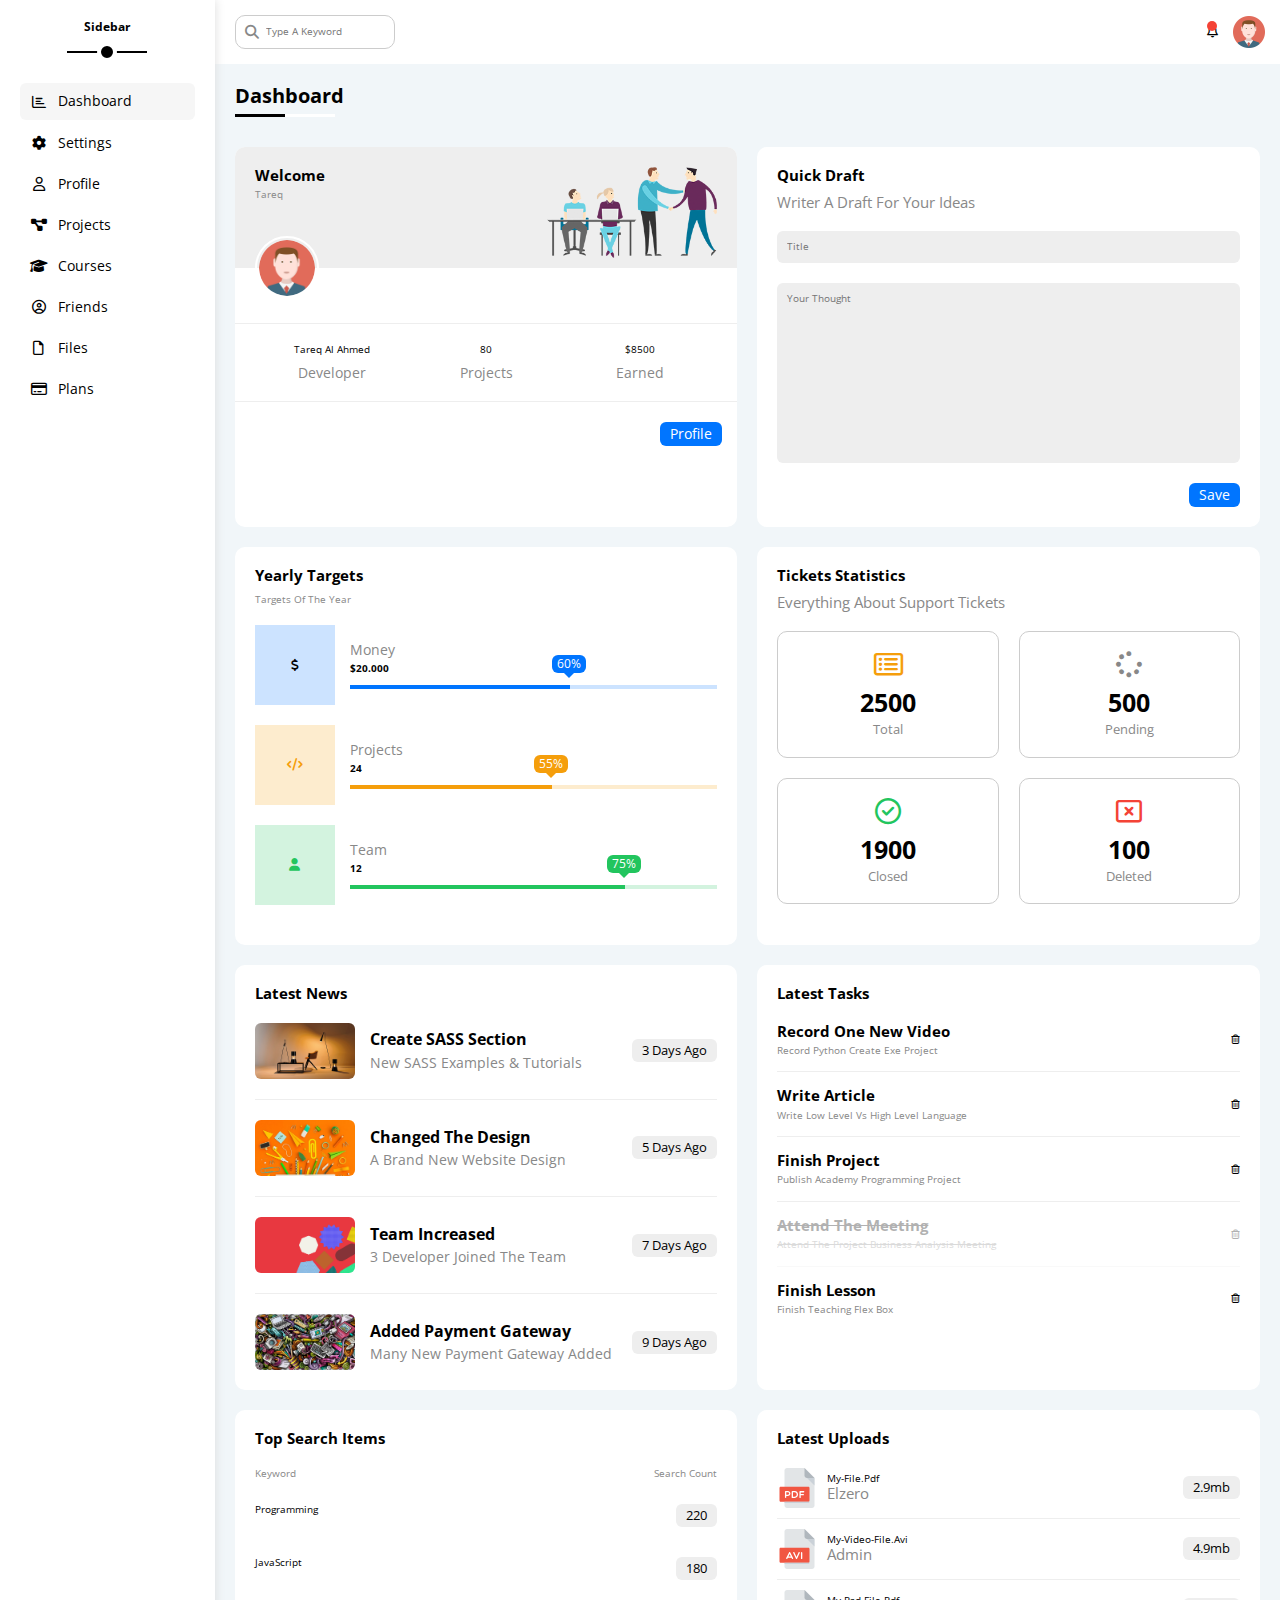
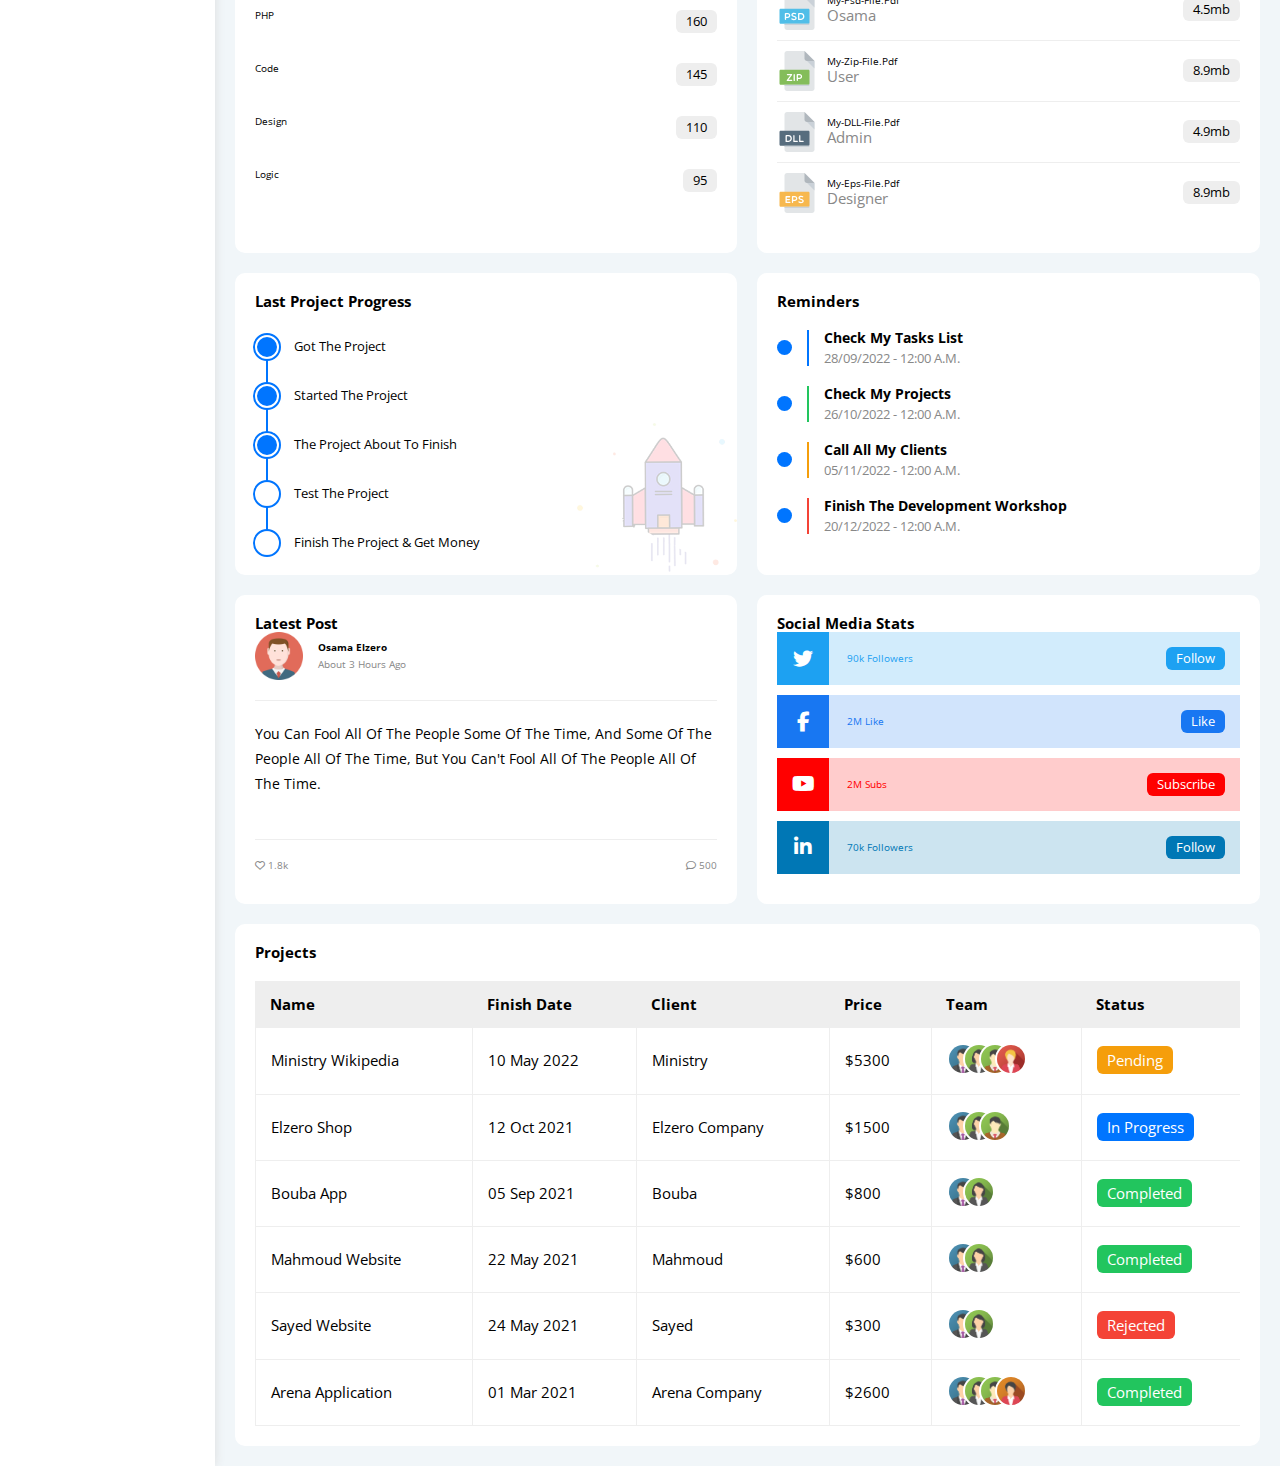
<file: index.html>
<!DOCTYPE html>
<html lang="en">
<head>
    <meta charset="UTF-8">
    <meta http-equiv="X-UA-Compatible" content="IE=edge">
    <meta name="viewport" content="width=device-width, initial-scale=1.0">
    <title>Template four Dashboard with elzero web school</title>
        <!-- font google  -->
        <link href="https://fonts.googleapis.com/css2?family=Open+Sans:wght@300;400;600& display=swap" rel="stylesheet">

        <!-- font awesome  -->
        <link rel="stylesheet" href="https://cdnjs.cloudflare.com/ajax/libs/font-awesome/6.2.0/css/all.min.css">
    
        <!-- file normalize  -->
        <link rel="stylesheet" href="css/normalize.css">
        
        <!-- file Framework style sheet  -->
        <link rel="stylesheet" href="css/framework.css">
    
        <!-- file main style sheet  -->
        <link rel="stylesheet" href="css/main.css">
</head>
<body>
       
<!-- ############### Starts Section main Page ####################### -->

<div class="page d-flex">
    <!-- sidebar section starts -->
    <div class="sidebar bg-white p-20 p-relative">
      <h3 class="p-relative text-c mt-0">sidebar</h3>
      <ul>

        <li>
         <a class="active d-flex align-center fs-14 c-black rad-6 p-10" href="index.html">
                 <i class="fa-regular fa-chart-bar fa-fw"></i>
                 <span>Dashboard</span>
         </a>
       </li>

       <li>
           <a class="d-flex align-center fs-14 c-black rad-6 p-10" href="settings.html">
                   <i class="fa-solid fa-gear fa-fw"></i>
                   <span>Settings</span>
           </a>
         </li>

        <li>
         <a class="d-flex align-center fs-14 c-black rad-6 p-10" href="profile.html">
                 <i class="fa-regular fa-user fa-fw"></i>
                 <span>Profile</span>
         </a>
       </li>

        <li>
         <a class="d-flex align-center fs-14 c-black rad-6 p-10" href="projects.html">
                 <i class="fa-solid fa-diagram-project fa-fw"></i>
                 <span>projects</span>
         </a>
       </li>

        <li>
         <a class="d-flex align-center fs-14 c-black rad-6 p-10" href="courses.html">
                 <i class="fa-solid fa-graduation-cap fa-fw"></i>
                 <span>courses</span>
         </a>
       </li>

        <li>
         <a class="d-flex align-center fs-14 c-black rad-6 p-10" href="friends.html">
           <i class="fa-regular fa-circle-user fa-fw"></i>
                 <span>friends</span>
         </a>
       </li>

        <li>
         <a class="d-flex align-center fs-14 c-black rad-6 p-10" href="files.html">
                 <i class="fa-regular fa-file fa-fw"></i>
                 <span>files</span>
         </a>
       </li>

        <li>
         <a class="d-flex align-center fs-14 c-black rad-6 p-10" href="plans.html">
                 <i class="fa-regular fa-credit-card fa-fw"></i>
                 <span>plans</span>
         </a>
       </li>
      </ul>
    </div>
    <!-- sidebar section ends -->

    <!-- content section starts -->
    <div class="content w-full overflow-hidden">
          <!-- head section starts  -->
          <div class="head bg-white p-15 between-flex">
               <div class="search p-relative ">
                <input class="p-10 rad-10" type="search" placeholder="type a keyword">
               </div>

               <div class="icons d-flex align-center">
                <span class="notification p-relative">
                   <i class="fa-regular fa-bell fa-lg"></i>
                </span>
                <img src="images/avatar.png" alt="">
               </div>
          </div>
          <!-- head section ends  -->

          <!-- title pages starts -->
          <h1 class="p-relative">dashboard</h1>
          <!-- title pages ends -->

          <!-- wrapper section starts  --> 
          <div class="wrapper d-grid gap-20">
            <!-- welcome section starts  -->
            <div class="welcome  bg-white rad-10 text-c-mobile block-mobile ">
                    <div class="intro p-20 d-flex space-between bg-eee">
                        <div>
                            <h2 class="m-0">welcome</h2>
                            <p class="c-grey mt-5">Tareq</p>
                        </div>
                        <img class="hide-mobile" src="images/welcome.png" alt="">
                    </div>
                    <img src="images/avatar.png" alt="" class="avatar">

                    <div class="body text-c d-flex p-20 mt-20 mb-20 block-mobile">
                        <div>Tareq Al ahmed <span class="d-block mt-10 c-grey fs-14">Developer</span></div>
                        <div>80 <span class="d-block mt-10 c-grey fs-14">Projects</span></div>
                        <div>$8500 <span class="d-block mt-10 c-grey fs-14">earned</span></div>
                    </div>

                    <a href="profile.html" class="visit d-block fs-14 bg-blue c-white w-fit btn-shape">
                        profile
                    </a>
            </div>
            <!-- welcome section ends  -->

            <!-- Quick Draft widget starts  -->
            <div class="quick-draft p-20 bg-white rad-10">
              <h2 class="mt-0 mb-10">quick draft</h2>
              <p class="mt-0 mb-20 c-grey fs-15">writer a draft for your ideas</p>
              <form action="">
                <input class="d-block mb-20 w-full p-10 bg-eee rad-6" type="text" placeholder="title">
                <textarea class="d-block mb-20 w-full p-10 bg-eee rad-6" placeholder="Your Thought"></textarea>
                <input class="save d-block fs-14 bg-blue c-white w-fit btn-shape" type="submit" value="Save">
              </form>
            </div>
            <!-- Quick Draft widget ends  -->
            
            <!-- Targets starts  -->
            <div class="targets p-20 bg-white rad-10">
              <h2 class="mt-0 mb-10">yearly targets</h2>
              <p class="mt-0 mb-20 c-grey fs-10">targets of the year</p>

              <div class="target-row mb-20 d-flex align-center blue">
                   <div class="icon center-flex">
                    <i class="fa-solid fa-dollar-sign fa-lg c-blue"></i>
                  </div>
                  <div class="details">
                    <span class="fs-14 c-grey">money</span>
                    <span class="d-block mt-5 mb-10 fw-bold">$20.000</span>
                    <div class="progress p-relative">
                      <span class="bg-blue blue"style="width:60%;">
                        <span class="bg-blue">60%</span>
                      </span>
                    </div>
                  </div>
              </div>

              <div class="target-row mb-20  d-flex align-center orange">
                   <div class="icon center-flex">
                    <i class="fa-solid fa-code fa-lg c-orange"></i>
                  </div>
                  <div class="details">
                    <span class="fs-14 c-grey">projects</span>
                    <span class="d-block mt-5 mb-10 fw-bold">24</span>
                    <div class="progress p-relative">
                      <span class="bg-orange orange"style="width:55%;">
                        <span class="bg-orange">55%</span>
                      </span>
                    </div>
                  </div>
              </div>

              <div class="target-row mb-20  d-flex align-center green">
                   <div class="icon center-flex">
                    <i class="fa-solid fa-user fa-lg c-green"></i>
                  </div>
                  <div class="details">
                    <span class="fs-14 c-grey">team</span>
                    <span class="d-block mt-5 mb-10 fw-bold">12</span>
                    <div class="progress p-relative">
                      <span class="bg-green green"style="width:75%;">
                        <span class="bg-green">75%</span>
                      </span>
                    </div>
                  </div>
              </div>

            </div>
            <!-- Targets ends  -->

            <!-- Ticket widget starts  -->
            <div class="tickets p-20 bg-white rad-10">
                <h2 class="mt-0 mb-10">tickets statistics</h2>
                <p class="mt-0 mb-20 c-grey fs-15">everything about support tickets</p>
                <div class="d-flex text-c gap-20 f-wrap">

                    <div class="box p-20 rad-10 fs-13 c-grey ">
                      <i class="fa-regular fa-rectangle-list fa-2x mb-10 c-orange"></i>
                      <span class="d-block c-black fw-bold fs-25 mb-5">2500</span>
                      total
                    </div>

                    <div class="box p-20 rad-10 fs-13 c-grey ">
                      <i class="fa-solid fa-spinner fa-2x mb-10 c-blue"></i>
                      <span class="d-block c-black fw-bold fs-25 mb-5">500</span>
                      pending
                    </div>

                    <div class="box p-20 rad-10 fs-13 c-grey ">
                      <i class="fa-regular fa-circle-check fa-2x mb-10 c-green"></i>
                      <span class="d-block c-black fw-bold fs-25 mb-5">1900</span>
                      closed
                    </div>

                    <div class="box p-20 rad-10 fs-13 c-grey ">
                      <i class="fa-regular fa-rectangle-xmark fa-2x mb-10 c-red"></i>
                      <span class="d-block c-black fw-bold fs-25 mb-5">100</span>
                      deleted
                    </div>

                </div>
            </div>
            <!-- Ticket widget ends  -->

            <!-- latest news starts  -->
            <div class="latest-news p-20 bg-white rad-10 text-c-mobile">
              <h2 class="mt-0 mb-20">latest news </h2>
             
              <div class="news-row d-flex align-center">
                  <img src="images/news-01.png" alt="">
                  <div class="info">
                    <h3>create SASS section </h3>
                    <p class="m-0 fs-14 c-grey">new SASS examples & Tutorials</p>
                  </div>
                  <div class="btn-shape bg-eee fs-13 label">3 days ago</div>
              </div>
             
              <div class="news-row d-flex align-center">
                  <img src="images/news-02.png" alt="">
                  <div class="info">
                    <h3>changed the design </h3>
                    <p class="m-0 fs-14 c-grey">a brand new website design </p>
                  </div>
                  <div class="btn-shape bg-eee fs-13 label">5 days ago</div>
              </div>
             
              <div class="news-row d-flex align-center">
                  <img src="images/news-03.png" alt="">
                  <div class="info">
                    <h3>team increased </h3>
                    <p class="m-0 fs-14 c-grey">3 developer joined the team </p>
                  </div>
                  <div class="btn-shape bg-eee fs-13 label">7 days ago</div>
              </div>
             
              <div class="news-row d-flex align-center">
                  <img src="images/news-04.png" alt="">
                  <div class="info">
                    <h3>added payment gateway </h3>
                    <p class="m-0 fs-14 c-grey">many new payment gateway added </p>
                  </div>
                  <div class="btn-shape bg-eee fs-13 label">9 days ago</div>
              </div>

            </div>
            <!-- latest news ends  -->

            <!-- tasks latest starts  -->
            <div class="tasks p-20 bg-white rad-10">
              <h2 class="mt-0 mb-20">latest tasks</h2>

              <div class="task-row between-flex">
                <div class="info">
                    <h3 class="mt-0 mb-5 fs-15">record one new video</h3>
                    <p class="m-0 c-grey">record python create exe project</p>
                </div>
                <i class="fa-regular fa-trash-can delete"></i>
              </div>

              <div class="task-row between-flex">
                <div class="info">
                    <h3 class="mt-0 mb-5 fs-15">write article </h3>
                    <p class="m-0 c-grey">write low level vs high level language </p>
                </div>
                <i class="fa-regular fa-trash-can delete"></i>
              </div>

              <div class="task-row between-flex">
                <div class="info">
                    <h3 class="mt-0 mb-5 fs-15">finish project </h3>
                    <p class="m-0 c-grey">publish academy programming project </p>
                </div>
                <i class="fa-regular fa-trash-can delete"></i>
              </div>

              <div class="task-row between-flex done">
                <div class="info">
                    <h3 class="mt-0 mb-5 fs-15">attend the meeting  </h3>
                    <p class="m-0 c-grey">attend the project business analysis meeting </p>
                </div>
                <i class="fa-regular fa-trash-can delete"></i>
              </div>

              <div class="task-row between-flex">
                <div class="info">
                    <h3 class="mt-0 mb-5 fs-15">finish lesson</h3>
                    <p class="m-0 c-grey">finish teaching flex box </p>
                </div>
                <i class="fa-regular fa-trash-can delete"></i>
              </div>

            </div>
            <!-- tasks latest ends  -->

            <!-- top search word widget starts  -->
            <div class="search-item p-20 bg-white rad-10">
              <h2 class="mt-0 mb-20">top search items</h2>
              <div class="items-head d-flex space-between c-grey mb-10">
                <div>keyword</div>
                <div>search count</div>
              </div>

              <div class="items d-flex space-between pt-15 pb-15">
                <span>programming</span>
                <span class="btn-shape bg-eee fs-13">220</span>
              </div>

              <div class="items d-flex space-between pt-15 pb-15">
                <span>JavaScript</span>
                <span class="btn-shape bg-eee fs-13">180</span>
              </div>

              <div class="items d-flex space-between pt-15 pb-15">
                <span>PHP</span>
                <span class="btn-shape bg-eee fs-13">160</span>
              </div>

              <div class="items d-flex space-between pt-15 pb-15">
                <span>code</span>
                <span class="btn-shape bg-eee fs-13">145</span>
              </div>

              <div class="items d-flex space-between pt-15 pb-15">
                <span>design</span>
                <span class="btn-shape bg-eee fs-13">110</span>
              </div>

              <div class="items d-flex space-between pt-15 pb-15">
                <span>logic</span>
                <span class="btn-shape bg-eee fs-13">95</span>

              </div>
           
              </div>
            <!-- top search word widget ends  -->

            <!-- latest upload starts  -->
            <div class="latest-uploads p-20 bg-white rad-10">
              <h2 class="mt-0 mb-20">latest uploads</h2>
              <ul>

                  <li class="between-flex pb-10 mb-10">
                    <div class="d-flex align-center">
                      <img class="mr-10" src="images/pdf.svg" alt="">
                      <div>
                        <span class="d-block">my-file.pdf</span>
                        <span class="fs-15 c-grey">elzero</span>
                      </div>
                    </div>
                    <div class ="btn-shape bg-eee fs-13">2.9mb</div>
                  </li>

                  <li class="between-flex pb-10 mb-10">
                    <div class="d-flex align-center">
                      <img class="mr-10" src="images/avi.svg" alt="">
                      <div>
                        <span class="d-block">my-video-file.avi</span>
                        <span class="fs-15 c-grey">admin</span>
                      </div>
                    </div>
                    <div class ="btn-shape bg-eee fs-13">4.9mb</div>
                  </li>

                  <li class="between-flex pb-10 mb-10">
                    <div class="d-flex align-center">
                      <img class="mr-10" src="images/psd.svg" alt="">
                      <div>
                        <span class="d-block">my-psd-file.pdf</span>
                        <span class="fs-15 c-grey">osama</span>
                      </div>
                    </div>
                    <div class ="btn-shape bg-eee fs-13">4.5mb</div>
                  </li>

                  <li class="between-flex pb-10 mb-10">
                    <div class="d-flex align-center">
                      <img class="mr-10" src="images/zip.svg" alt="">
                      <div>
                        <span class="d-block">my-zip-file.pdf</span>
                        <span class="fs-15 c-grey">user</span>
                      </div>
                    </div>
                    <div class ="btn-shape bg-eee fs-13">8.9mb</div>
                  </li>

                  <li class="between-flex pb-10 mb-10">
                    <div class="d-flex align-center">
                      <img class="mr-10" src="images/dll.svg" alt="">
                      <div>
                        <span class="d-block">my-dLL-file.pdf</span>
                        <span class="fs-15 c-grey">admin</span>
                      </div>
                    </div>
                    <div class ="btn-shape bg-eee fs-13">4.9mb</div>
                  </li>

                  <li class="between-flex pb-10 mb-10">
                    <div class="d-flex align-center">
                      <img class="mr-10" src="images/eps.svg" alt="">
                      <div>
                        <span class="d-block">my-eps-file.pdf</span>
                        <span class="fs-15 c-grey">designer</span>
                      </div>
                    </div>
                    <div class ="btn-shape bg-eee fs-13">8.9mb</div>
                  </li>

              </ul>
            </div>
            <!-- lates upload ends  -->

            <!-- last project progress widget starts  -->
            <div class="last-project p-20 bg-white rad-10 p-relative">
              <h2 class="mt-0 mb-20">last project progress</h2>
              <ul class="m-0 p-relative">
                <li class="mt-25 fs-13 d-flex align-center done">got the project</li>
                <li class="mt-25 fs-13 d-flex align-center done">started the project</li>
                <li class="mt-25 fs-13 d-flex align-center done">the project about to finish</li>
                <li class="mt-25 fs-13 d-flex align-center current">test the project</li>
                <li class="mt-25 fs-13 d-flex align-center "> finish the project & get money </li>
              </ul>
              <img class="launch-icon hide-mobile" src="images/project.png" alt="">
            </div>
            <!-- last project progress widget ends  -->

            <!-- reminders widget starts  -->
            <div class="reminders p-20 bg-white rad-10 ">
               <h2 class="mt-0 mb-25">reminders</h2>
               <ul>

                <li class="d-flex align-center mt-20">
                  <span class="key bg-blue mr-15 d-block rad-half"></span>
                  <div class="pl-15 blue">
                    <p class="fs-14 fw-bold mt-0 mb-5">check my tasks list</p>
                    <span class="fs-13 c-grey">28/09/2022 - 12:00 a.m.</span>
                  </div>
                </li>  

                <li class="d-flex align-center mt-20 ">
                  <span class="key bg-blue mr-15 d-block rad-half"></span>
                  <div class="pl-15 green">
                    <p class="fs-14 fw-bold mt-0 mb-5">check my projects</p>
                    <span class="fs-13 c-grey">26/10/2022 - 12:00 a.m.</span>
                  </div>
                </li>  

                <li class="d-flex align-center mt-20">
                  <span class="key bg-blue mr-15 d-block rad-half"></span>
                  <div class="pl-15 orange">
                    <p class="fs-14 fw-bold mt-0 mb-5">call all my clients</p>
                    <span class="fs-13 c-grey">05/11/2022 - 12:00 a.m.</span>
                  </div>
                </li>  

                <li class="d-flex align-center mt-20">
                  <span class="key bg-blue mr-15 d-block rad-half"></span>
                  <div class="pl-15 red">
                    <p class="fs-14 fw-bold mt-0 mb-5">finish the development workshop </p>
                    <span class="fs-13 c-grey">20/12/2022 - 12:00 a.m.</span>
                  </div>
                </li>  
              
              </ul>

            </div>
            <!-- reminders widget ends  -->

            <!-- latest post widget starts  -->
            <div class="latest-post p-20 bg-white rad-10 p-relative">
              <h2 class="mt-0 mb-25">latest post </h2>

              <div class="top d-flex align-center">
                 <img class="avatar mr-15" src="images/avatar.png" alt="">
                 <div class="info">
                   <span class="d-block mb-5 fw-bold">osama elzero</span>
                   <span class="c-grey">about 3 hours ago</span>
                 </div>
              </div> 

              <div class="post-content fs-14 text-c-mobile pt-20 pb-20 mt-20 mb-20">
                <p>
                  you can fool all of the people some of the time, and some of the people all of the time,
                  but you can't fool all of the people all of the time.
                </p>
              </div>
               <div class="post-stats between-flex c-grey">
                   <div>
                      <i class="fa-regular fa-heart"></i>
                      <span>1.8k</span>
                   </div>
                   <div>
                      <i class="fa-regular fa-comment"></i>
                      <span>500</span>
                   </div>
                  
               </div>
            </div>
            <!-- latest post widget ends  -->
            
            <!-- social media stats widget starts  -->
            <div class="social-media p-20 bg-white rad-10 p-relative">
              <h2 class="mt-0 mb-25">social media stats </h2>

              <div class="box p-15 mb-10 p-relative between-flex twitter">
                <i class="fa-brands fa-twitter fa-2x c-white h-full center-flex"></i>
                <span>90k followers </span>
                <a  class="fs-13 c-white btn-shape " href="#">follow</a>
              </div>

              <div class="box p-15 mb-10 p-relative between-flex facebook">
                <i class="fa-brands fa-facebook-f fa-2x c-white h-full center-flex"></i>
                <span>2M like </span>
                <a  class="fs-13 c-white btn-shape " href="#">like</a>
              </div>

              <div class="box p-15 mb-10 p-relative between-flex youtube">
                <i class="fa-brands fa-youtube fa-2x c-white h-full center-flex"></i>
                <span>2M subs </span>
                <a  class="fs-13 c-white btn-shape " href="#">subscribe</a>
              </div>

              <div class="box p-15 mb-10 p-relative between-flex linkedin">
                <i class="fa-brands fa-linkedin-in fa-2x c-white h-full center-flex"></i>
                <span>70k followers  </span>
                <a  class="fs-13 c-white btn-shape " href="#">follow</a>
              </div>




            </div>
            <!-- social media stats widget ends  -->
          </div>
          <!-- wrapper section ends  -->

          <!-- projects table starts  -->
          <div class="projects p-20 bg-white rad-10 m-20">
            <h2 class="mt-0 mb-20">projects</h2>
            <div class="responsive-table">
             <table class="fs-15 w-full">
              <thead>
                <tr>
                   <td>name</td>
                   <td>finish date </td>
                   <td>client </td>
                   <td>price </td>
                   <td>team </td>
                   <td>status </td>
                </tr>
              </thead>
              <tbody>
                <tr>
                  <td>ministry wikipedia</td>
                  <td>10 may 2022</td>
                  <td>ministry</td>
                  <td>$5300</td>
                  <td>
                    <img src="images/team-01.png" alt="">
                    <img src="images/team-02.png" alt="">
                    <img src="images/team-03.png" alt="">
                    <img src="images/team-05.png" alt="">
                  </td>
                  <td>
                    <span class="btn-shape bg-orange c-white">pending</span>
                  </td>
                </tr>
                <tr>
                  <td>elzero shop</td>
                  <td>12 oct 2021</td>
                  <td>elzero company </td>
                  <td>$1500 </td>
                  <td>
                    <img src="images/team-01.png" alt="">
                    <img src="images/team-02.png" alt="">
                    <img src="images/team-03.png" alt="">
                  </td>
                  <td>
                    <span class="btn-shape bg-blue c-white">in progress</span>
                  </td>
                </tr>
                <tr>
                  <td>bouba app</td>
                  <td>05 sep 2021</td>
                  <td>bouba</td>
                  <td>$800</td>
                  <td>
                    <img src="images/team-01.png" alt="">
                    <img src="images/team-02.png" alt="">
                  </td>
                   <td>
                    <span class="btn-shape bg-green c-white">completed</span>
                   </td>
                </tr>
                <tr>
                  <td>mahmoud website</td>
                  <td>22 may 2021</td>
                  <td>mahmoud</td>
                  <td>$600</td>
                  <td>
                    <img src="images/team-01.png" alt="">
                    <img src="images/team-02.png" alt="">
                  </td>
                   <td>
                    <span class="btn-shape bg-green c-white">completed</span>
                   </td>
                </tr>
                <tr>
                    <td>sayed website</td>
                    <td>24 may 2021</td>
                    <td>sayed</td>
                    <td>$300</td>
                    <td>
                      <img src="images/team-01.png" alt="">
                      <img src="images/team-02.png" alt="">
                    </td>
                     <td>
                      <span class="btn-shape bg-red c-white">rejected</span>
                     </td>
                </tr>
                <tr>
                  <td>arena application</td>
                  <td>01 mar 2021</td>
                  <td>arena company </td>
                  <td>$2600</td>
                  <td>
                    <img src="images/team-01.png" alt="">
                    <img src="images/team-02.png" alt="">
                    <img src="images/team-03.png" alt="">
                    <img src="images/team-04.png" alt="">
                  </td>
                   <td>
                    <span class="btn-shape bg-green c-white">completed</span>
                   </td>
              </tr>
              </tbody>
             </table>
            </div>

          </div>
          <!--  projects table ends  -->

          
          

    </div>
    <!-- content section ends -->
  </div>
  <!-- page section ends    -->
</body>
</html>
</file>
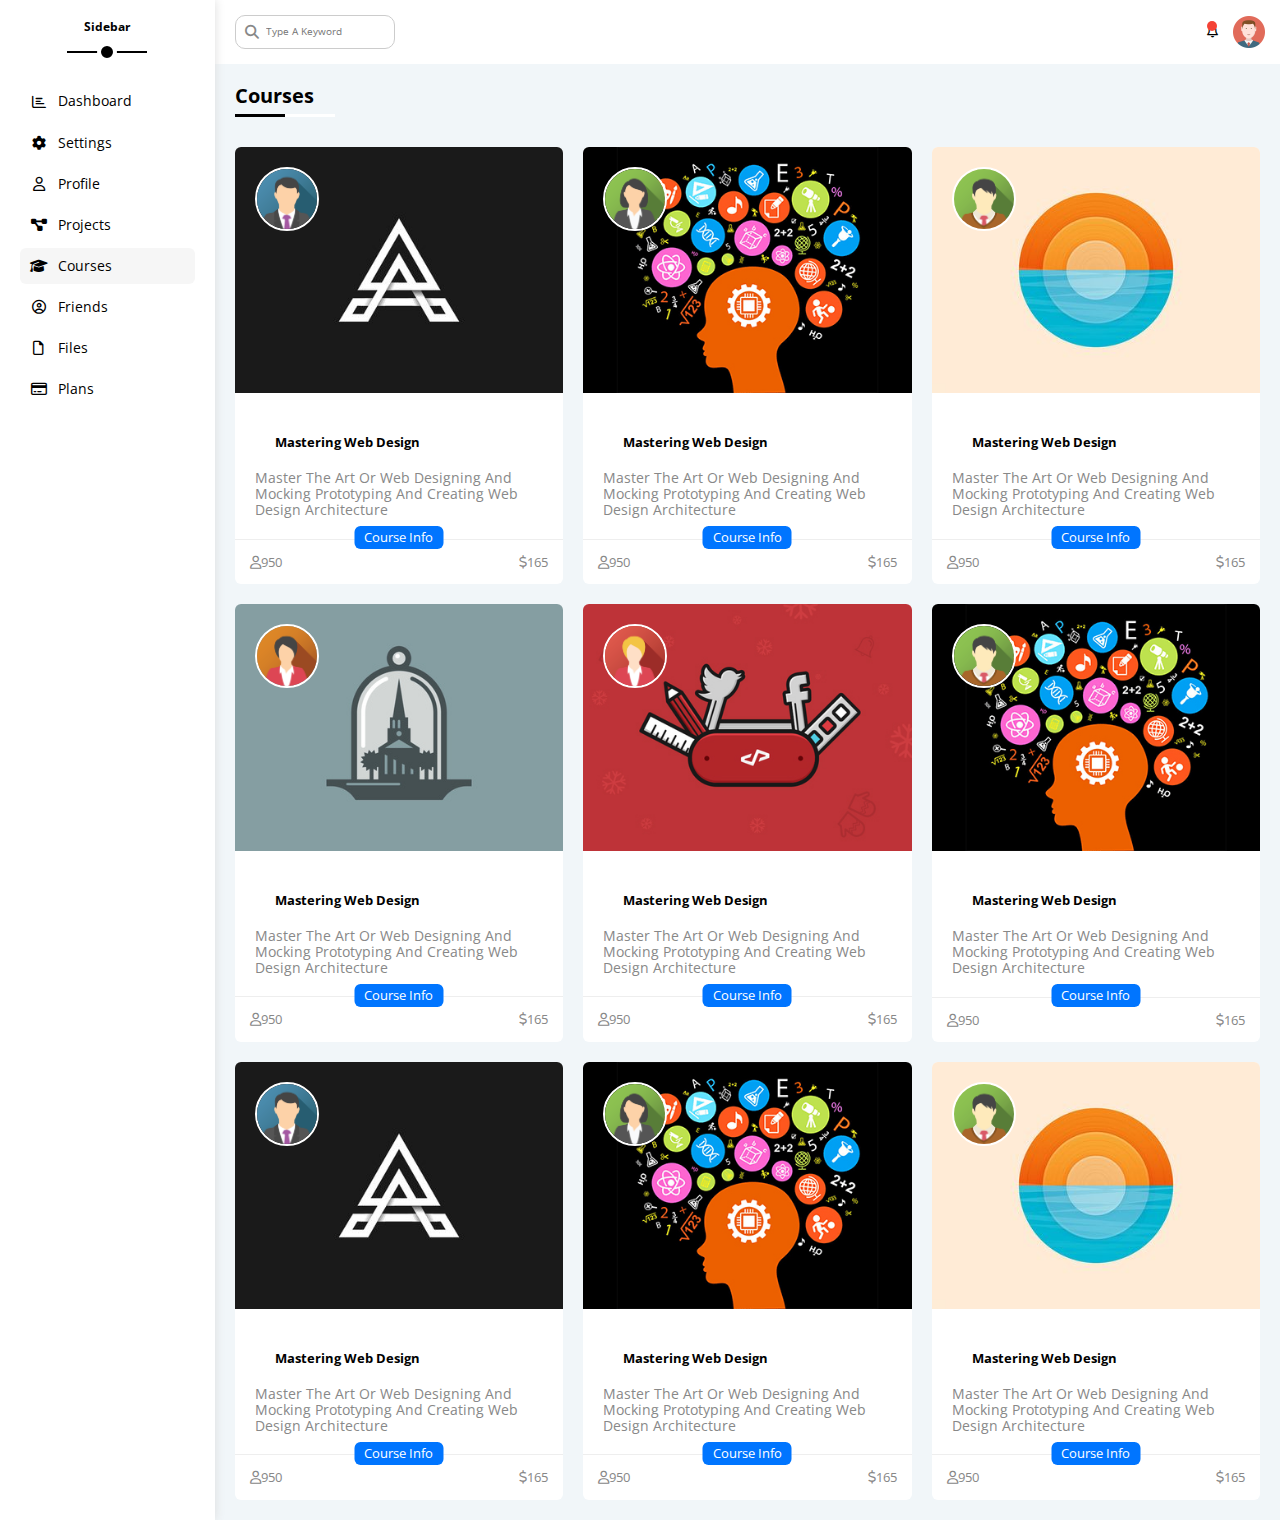
<file: courses.html>
<!DOCTYPE html>
<html lang="en">
<head>
    <meta charset="UTF-8">
    <meta http-equiv="X-UA-Compatible" content="IE=edge">
    <meta name="viewport" content="width=device-width, initial-scale=1.0">
    <title>Courses</title>
         <!-- font google  -->
         <link href="https://fonts.googleapis.com/css2?family=Open+Sans:wght@300;400;600& display=swap" rel="stylesheet">
         <!-- font awesome  -->
         <link rel="stylesheet" href="https://cdnjs.cloudflare.com/ajax/libs/font-awesome/6.2.0/css/all.min.css">
     
         <!-- file normalize  -->
         <link rel="stylesheet" href="css/normalize.css">
         
         <!-- file Framework style sheet  -->
         <link rel="stylesheet" href="css/framework.css">
     
         <!-- file main style sheet  -->
         <link rel="stylesheet" href="css/main.css">        
</head>
<body>
    <div class="page d-flex">
        <!-- sidebar section starts -->
        <div class="sidebar bg-white p-20 p-relative">
          <h3 class="p-relative text-c mt-0">sidebar</h3>
           <ul>
    
             <li>
              <a class="d-flex align-center fs-14 c-black rad-6 p-10" href="index.html">
                      <i class="fa-regular fa-chart-bar fa-fw"></i>
                      <span>Dashboard</span>
              </a>
            </li>
    
            <li>
                <a class="d-flex align-center fs-14 c-black rad-6 p-10" href="settings.html">
                        <i class="fa-solid fa-gear fa-fw"></i>
                        <span>Settings</span>
                </a>
              </li>
    
             <li>
              <a class="d-flex align-center fs-14 c-black rad-6 p-10" href="profile.html">
                      <i class="fa-regular fa-user fa-fw"></i>
                      <span>Profile</span>
              </a>
            </li>
    
             <li>
              <a class="d-flex align-center fs-14 c-black rad-6 p-10" href="projects.html">
                      <i class="fa-solid fa-diagram-project fa-fw"></i>
                      <span>projects</span>
              </a>
            </li>
    
             <li>
              <a class="active d-flex align-center fs-14 c-black rad-6 p-10" href="courses.html">
                      <i class="fa-solid fa-graduation-cap fa-fw"></i>
                      <span>courses</span>
              </a>
            </li>
                
            <li>
                <a class="d-flex align-center fs-14 c-black rad-6 p-10" href="friends.html">
                        <i class="fa-regular fa-circle-user fa-fw"></i>
                        <span>friends</span>
                </a>
              </li>
    
             <li>
              <a class="d-flex align-center fs-14 c-black rad-6 p-10" href="files.html">
                      <i class="fa-regular fa-file fa-fw"></i>
                      <span>files</span>
              </a>
            </li>


             <li>
              <a class="d-flex align-center fs-14 c-black rad-6 p-10" href="plans.html">
                      <i class="fa-regular fa-credit-card fa-fw"></i>
                      <span>plans</span>
              </a>
            </li>
           </ul>
        </div>
        <!-- sidebar section ends -->
        <div class="content w-full overflow-hidden">
            <!-- head section starts  -->
            <div class="head bg-white p-15 between-flex">
                 <div class="search p-relative ">
                  <input class="p-10 rad-10" type="search" placeholder="type a keyword">
                 </div>
    
                 <div class="icons d-flex align-center">
                  <span class="notification p-relative">
                     <i class="fa-regular fa-bell fa-lg"></i>
                  </span>
                  <img src="images/avatar.png" alt="">
                 </div>
            </div>
            <!-- head section ends  -->
            <h1 class="p-relative">courses</h1>
            <div class="courses-page m-20 d-grid gap-20">

                <div class="course bg-white rad-6 p-relative">
                    <img class="cover" src="images/course-01.jpg"></img>    
                    <img class="instructor" src="images/team-01.png"></img>
                    <div class="p-20">
                        <h4 class="m-20 fs-13">mastering web design</h4>
                        <p class="description c-grey fs-14 mt-15">
                           master the art or web designing and 
                           mocking prototyping and creating web 
                           design architecture
                        </p>
                    </div>  
                    <div class="info p-15 between-flex p-relative">
                        <span class="title bg-blue c-white btn-shape">course info</span>
                        <span class="c-grey">
                            <i class="fa-regular fa-user "></i>950
                        </span>
                        <span class="c-grey">
                            <i class="fa-regular fa-dollar-sign "></i>165
                        </span>
                    </div>  
                </div>

                <div class="course bg-white rad-6 p-relative">
                        <img class="cover" src="images/course-02.jpg"></img>    
                        <img class="instructor" src="images/team-02.png"></img>
                        <div class="p-20">
                            <h4 class="m-20 fs-13">mastering web design</h4>
                            <p class="description c-grey fs-14 mt-15">
                               master the art or web designing and 
                               mocking prototyping and creating web 
                               design architecture
                            </p>
                        </div>  
                        <div class="info p-15 between-flex p-relative">
                            <span class="title bg-blue c-white btn-shape">course info</span>
                            <span class="c-grey">
                                <i class="fa-regular fa-user "></i>950
                            </span>
                            <span class="c-grey">
                                <i class="fa-regular fa-dollar-sign "></i>165
                            </span>
                        </div>  
                </div>  
                                
                <div class="course bg-white rad-6 p-relative">
                        <img class="cover" src="images/course-03.jpg"></img>    
                        <img class="instructor" src="images/team-03.png"></img>
                        <div class="p-20">
                            <h4 class="m-20 fs-13">mastering web design</h4>
                            <p class="description c-grey fs-14 mt-15">
                               master the art or web designing and 
                               mocking prototyping and creating web 
                               design architecture
                            </p>
                        </div>  
                        <div class="info p-15 between-flex p-relative">
                            <span class="title bg-blue c-white btn-shape">course info</span>
                            <span class="c-grey">
                                <i class="fa-regular fa-user "></i>950
                            </span>
                            <span class="c-grey">
                                <i class="fa-regular fa-dollar-sign "></i>165
                            </span>
                        </div>  
                </div>  

                <div class="course bg-white rad-6 p-relative">
                    <img class="cover" src="images/course-04.jpg"></img>    
                    <img class="instructor" src="images/team-04.png"></img>
                    <div class="p-20">
                        <h4 class="m-20 fs-13">mastering web design</h4>
                        <p class="description c-grey fs-14 mt-15">
                           master the art or web designing and 
                           mocking prototyping and creating web 
                           design architecture
                        </p>
                    </div>  
                    <div class="info p-15 between-flex p-relative">
                        <span class="title bg-blue c-white btn-shape">course info</span>
                        <span class="c-grey">
                            <i class="fa-regular fa-user "></i>950
                        </span>
                        <span class="c-grey">
                            <i class="fa-regular fa-dollar-sign "></i>165
                        </span>
                    </div>  
                </div>

                <div class="course bg-white rad-6 p-relative">
                        <img class="cover" src="images/course-05.jpg"></img>    
                        <img class="instructor" src="images/team-05.png"></img>
                        <div class="p-20">
                            <h4 class="m-20 fs-13">mastering web design</h4>
                            <p class="description c-grey fs-14 mt-15">
                               master the art or web designing and 
                               mocking prototyping and creating web 
                               design architecture
                            </p>
                        </div>  
                        <div class="info p-15 between-flex p-relative">
                            <span class="title bg-blue c-white btn-shape">course info</span>
                            <span class="c-grey">
                                <i class="fa-regular fa-user "></i>950
                            </span>
                            <span class="c-grey">
                                <i class="fa-regular fa-dollar-sign "></i>165
                            </span>
                        </div>  
                </div>  
                                
                <div class="course bg-white rad-6 p-relative">
                        <img class="cover" src="images/course-02.jpg"></img>    
                        <img class="instructor" src="images/team-03.png"></img>
                        <div class="p-20">
                            <h4 class="m-20 fs-13">mastering web design</h4>
                            <p class="description c-grey fs-14 mt-15">
                               master the art or web designing and 
                               mocking prototyping and creating web 
                               design architecture
                            </p>
                        </div>  
                        <div class="info p-15 between-flex p-relative">
                            <span class="title bg-blue c-white btn-shape">course info</span>
                            <span class="c-grey">
                                <i class="fa-regular fa-user "></i>950
                            </span>
                            <span class="c-grey">
                                <i class="fa-regular fa-dollar-sign "></i>165
                            </span>
                        </div>  
                </div>  

                <div class="course bg-white rad-6 p-relative">
                    <img class="cover" src="images/course-01.jpg"></img>    
                    <img class="instructor" src="images/team-01.png"></img>
                    <div class="p-20">
                        <h4 class="m-20 fs-13">mastering web design</h4>
                        <p class="description c-grey fs-14 mt-15">
                           master the art or web designing and 
                           mocking prototyping and creating web 
                           design architecture
                        </p>
                    </div>  
                    <div class="info p-15 between-flex p-relative">
                        <span class="title bg-blue c-white btn-shape">course info</span>
                        <span class="c-grey">
                            <i class="fa-regular fa-user "></i>950
                        </span>
                        <span class="c-grey">
                            <i class="fa-regular fa-dollar-sign "></i>165
                        </span>
                    </div>  
                </div>

                <div class="course bg-white rad-6 p-relative">
                        <img class="cover" src="images/course-02.jpg"></img>    
                        <img class="instructor" src="images/team-02.png"></img>
                        <div class="p-20">
                            <h4 class="m-20 fs-13">mastering web design</h4>
                            <p class="description c-grey fs-14 mt-15">
                               master the art or web designing and 
                               mocking prototyping and creating web 
                               design architecture
                            </p>
                        </div>  
                        <div class="info p-15 between-flex p-relative">
                            <span class="title bg-blue c-white btn-shape">course info</span>
                            <span class="c-grey">
                                <i class="fa-regular fa-user "></i>950
                            </span>
                            <span class="c-grey">
                                <i class="fa-regular fa-dollar-sign "></i>165
                            </span>
                        </div>  
                </div>  
                                
                <div class="course bg-white rad-6 p-relative">
                        <img class="cover" src="images/course-03.jpg"></img>    
                        <img class="instructor" src="images/team-03.png"></img>
                        <div class="p-20">
                            <h4 class="m-20 fs-13">mastering web design</h4>
                            <p class="description c-grey fs-14 mt-15">
                               master the art or web designing and 
                               mocking prototyping and creating web 
                               design architecture
                            </p>
                        </div>  
                        <div class="info p-15 between-flex p-relative">
                            <span class="title bg-blue c-white btn-shape">course info</span>
                            <span class="c-grey">
                                <i class="fa-regular fa-user "></i>950
                            </span>
                            <span class="c-grey">
                                <i class="fa-regular fa-dollar-sign "></i>165
                            </span>
                        </div>  
                </div>  
                
                
            </div>
    </div>  
    
</body>
</html>
</file>
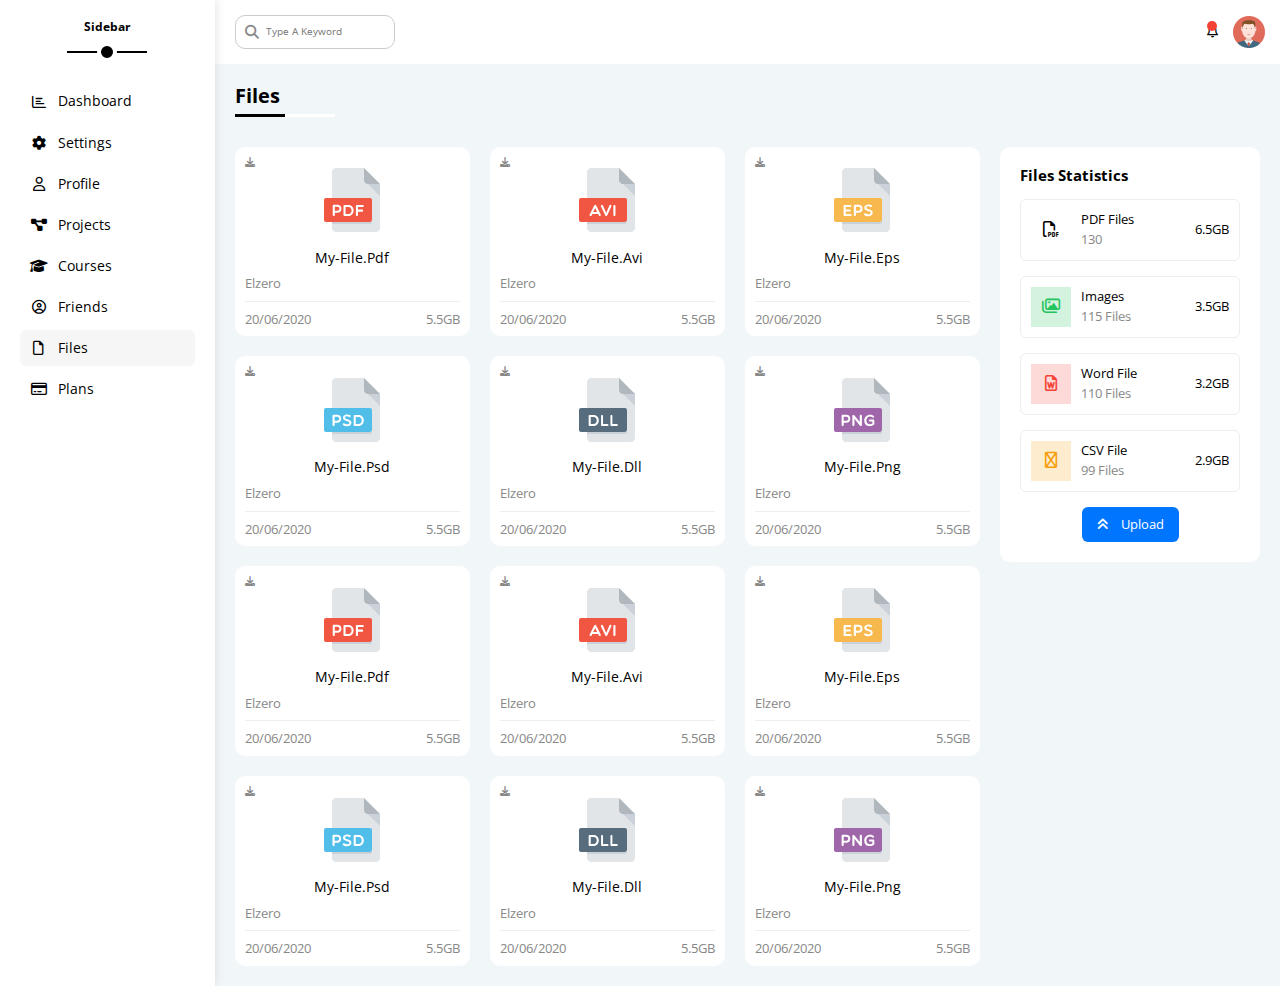
<file: files.html>
<!DOCTYPE html>
<html lang="en">
<head>
    <meta charset="UTF-8">
    <meta http-equiv="X-UA-Compatible" content="IE=edge">
    <meta name="viewport" content="width=device-width, initial-scale=1.0">
    <title>Files</title>
         <!-- font google  -->
         <link href="https://fonts.googleapis.com/css2?family=Open+Sans:wght@300;400;600& display=swap" rel="stylesheet">
         <!-- font awesome  -->
         <link rel="stylesheet" href="https://cdnjs.cloudflare.com/ajax/libs/font-awesome/6.2.0/css/all.min.css">
     
         <!-- file normalize  -->
         <link rel="stylesheet" href="css/normalize.css">
         
         <!-- file Framework style sheet  -->
         <link rel="stylesheet" href="css/framework.css">
     
         <!-- file main style sheet  -->
         <link rel="stylesheet" href="css/main.css">        
</head>
<body>
    <div class="page d-flex">
        <!-- sidebar section starts -->
        <div class="sidebar bg-white p-20 p-relative">
          <h3 class="p-relative text-c mt-0">sidebar</h3>
           <ul>
    
             <li>
              <a class="d-flex align-center fs-14 c-black rad-6 p-10" href="index.html">
                      <i class="fa-regular fa-chart-bar fa-fw"></i>
                      <span>Dashboard</span>
              </a>
            </li>
    
            <li>
                <a class="d-flex align-center fs-14 c-black rad-6 p-10" href="settings.html">
                        <i class="fa-solid fa-gear fa-fw"></i>
                        <span>Settings</span>
                </a>
              </li>
    
             <li>
              <a class="d-flex align-center fs-14 c-black rad-6 p-10" href="profile.html">
                      <i class="fa-regular fa-user fa-fw"></i>
                      <span>Profile</span>
              </a>
            </li>
    
             <li>
              <a class="d-flex align-center fs-14 c-black rad-6 p-10" href="projects.html">
                      <i class="fa-solid fa-diagram-project fa-fw"></i>
                      <span>projects</span>
              </a>
            </li>
    
             <li>
              <a class="d-flex align-center fs-14 c-black rad-6 p-10" href="courses.html">
                      <i class="fa-solid fa-graduation-cap fa-fw"></i>
                      <span>courses</span>
              </a>
            </li>
                
            <li>
                <a class="d-flex align-center fs-14 c-black rad-6 p-10" href="friends.html">
                        <i class="fa-regular fa-circle-user fa-fw"></i>
                        <span>friends</span>
                </a>
              </li>
    
             <li>
              <a class="active d-flex align-center fs-14 c-black rad-6 p-10" href="files.html">
                      <i class="fa-regular fa-file fa-fw"></i>
                      <span>files</span>
              </a>
            </li>


             <li>
              <a class="d-flex align-center fs-14 c-black rad-6 p-10" href="plans.html">
                      <i class="fa-regular fa-credit-card fa-fw"></i>
                      <span>plans</span>
              </a>
            </li>
           </ul>
        </div>
        <!-- sidebar section ends -->
        <div class="content w-full overflow-hidden">
            <!-- head section starts  -->
            <div class="head bg-white p-15 between-flex">
                 <div class="search p-relative ">
                  <input class="p-10 rad-10" type="search" placeholder="type a keyword">
                 </div>
    
                 <div class="icons d-flex align-center">
                  <span class="notification p-relative">
                     <i class="fa-regular fa-bell fa-lg"></i>
                  </span>
                  <img src="images/avatar.png" alt="">
                 </div>
            </div>
            <!-- head section ends  -->
            <h1 class="p-relative">files</h1>
            <div class="files-page m-20 d-flex gap-20">
                <div class="files-state p-20 bg-white rad-10">
                   <h2 class="mt-0 mb-15 text-c-mobile">files statistics</h2>

                   <div class="d-flex align-center border-eee p-10 rad-6 mb-15 fs-13">
                     <i class="fa-regular fa-file-pdf fa-lg bule center-flex c-blue icon"></i>
                     <div class="info">
                        <span>pDF files</span>
                        <span class="c-grey d-block mt-5">130</span>
                     </div>
                     <div class="size">6.5GB</div>
                   </div>

                   <div class="d-flex align-center border-eee p-10 rad-6 mb-15 fs-13">
                     <i class="fa-regular fa-images fa-lg green center-flex c-green icon"></i>
                     <div class="info">
                        <span>images</span>
                        <span class="c-grey d-block mt-5">115 files</span>
                     </div>
                     <div class="size">3.5GB</div>
                   </div>

                   <div class="d-flex align-center border-eee p-10 rad-6 mb-15 fs-13">
                     <i class="fa-regular fa-file-word fa-lg red center-flex c-red icon"></i>
                     <div class="info">
                        <span>word file</span>
                        <span class="c-grey d-block mt-5">110 files</span>
                     </div>
                     <div class="size">3.2GB</div>
                   </div>

                   <div class="d-flex align-center border-eee p-10 rad-6 mb-15 fs-13">
                     <i class="fa-regular fa-file-csv fa-lg orange center-flex c-orange icon"></i>
                     <div class="info">
                        <span>CSV file</span>
                        <span class="c-grey d-block mt-5">99 files</span>
                     </div>
                     <div class="size">2.9GB</div>
                   </div>

                   <a class="upload bg-blue c-white fs-13 rad-6 d-block w-fit" href="#">
                        <i class="fa-solid fa-angles-up mr-10"></i>
                        upload
                </a>

                </div>
                <div class="files-content d-grid gap-20">

                   <div class="file bg-white p-10 rad-10">
                        <i class="fa-solid fa-download c-grey p-absolute"></i>
                        <div class="icon text-c">
                                <img class="mt-15 mb-15" src="images/pdf.svg" alt="">
                        </div>
                        <div class="text-c mb-10 fs-14">my-file.pdf</div>
                        <p class="c-grey fs-13">elzero</p>
                        <div class="info between-flex mt-10 pt-10 fs-13 c-grey">
                             <span>20/06/2020</span>
                             <span>5.5GB</span>
                        </div>
                   </div>

                   <div class="file bg-white p-10 rad-10">
                        <i class="fa-solid fa-download c-grey p-absolute"></i>
                        <div class="icon text-c">
                                <img class="mt-15 mb-15" src="images/avi.svg" alt="">
                        </div>
                        <div class="text-c mb-10 fs-14">my-file.avi</div>
                        <p class="c-grey fs-13">elzero</p>
                        <div class="info between-flex mt-10 pt-10 fs-13 c-grey">
                             <span>20/06/2020</span>
                             <span>5.5GB</span>
                        </div>
                   </div>

                   <div class="file bg-white p-10 rad-10">
                        <i class="fa-solid fa-download c-grey p-absolute"></i>
                        <div class="icon text-c">
                                <img class="mt-15 mb-15" src="images/eps.svg" alt="">
                        </div>
                        <div class="text-c mb-10 fs-14">my-file.eps</div>
                        <p class="c-grey fs-13">elzero</p>
                        <div class="info between-flex mt-10 pt-10 fs-13 c-grey">
                             <span>20/06/2020</span>
                             <span>5.5GB</span>
                        </div>
                   </div>

                   <div class="file bg-white p-10 rad-10">
                        <i class="fa-solid fa-download c-grey p-absolute"></i>
                        <div class="icon text-c">
                                <img class="mt-15 mb-15" src="images/psd.svg" alt="">
                        </div>
                        <div class="text-c mb-10 fs-14">my-file.psd</div>
                        <p class="c-grey fs-13">elzero</p>
                        <div class="info between-flex mt-10 pt-10 fs-13 c-grey">
                             <span>20/06/2020</span>
                             <span>5.5GB</span>
                        </div>
                   </div>

                   <div class="file bg-white p-10 rad-10">
                        <i class="fa-solid fa-download c-grey p-absolute"></i>
                        <div class="icon text-c">
                                <img class="mt-15 mb-15" src="images/dll.svg" alt="">
                        </div>
                        <div class="text-c mb-10 fs-14">my-file.dll</div>
                        <p class="c-grey fs-13">elzero</p>
                        <div class="info between-flex mt-10 pt-10 fs-13 c-grey">
                             <span>20/06/2020</span>
                             <span>5.5GB</span>
                        </div>
                   </div>

                   <div class="file bg-white p-10 rad-10">
                        <i class="fa-solid fa-download c-grey p-absolute"></i>
                        <div class="icon text-c">
                                <img class="mt-15 mb-15" src="images/png.svg" alt="">
                        </div>
                        <div class="text-c mb-10 fs-14">my-file.png</div>
                        <p class="c-grey fs-13">elzero</p>
                        <div class="info between-flex mt-10 pt-10 fs-13 c-grey">
                             <span>20/06/2020</span>
                             <span>5.5GB</span>
                        </div>
                   </div>

                   <div class="file bg-white p-10 rad-10">
                    <i class="fa-solid fa-download c-grey p-absolute"></i>
                    <div class="icon text-c">
                            <img class="mt-15 mb-15" src="images/pdf.svg" alt="">
                    </div>
                    <div class="text-c mb-10 fs-14">my-file.pdf</div>
                    <p class="c-grey fs-13">elzero</p>
                    <div class="info between-flex mt-10 pt-10 fs-13 c-grey">
                         <span>20/06/2020</span>
                         <span>5.5GB</span>
                    </div>
               </div>

               <div class="file bg-white p-10 rad-10">
                    <i class="fa-solid fa-download c-grey p-absolute"></i>
                    <div class="icon text-c">
                            <img class="mt-15 mb-15" src="images/avi.svg" alt="">
                    </div>
                    <div class="text-c mb-10 fs-14">my-file.avi</div>
                    <p class="c-grey fs-13">elzero</p>
                    <div class="info between-flex mt-10 pt-10 fs-13 c-grey">
                         <span>20/06/2020</span>
                         <span>5.5GB</span>
                    </div>
               </div>

               <div class="file bg-white p-10 rad-10">
                    <i class="fa-solid fa-download c-grey p-absolute"></i>
                    <div class="icon text-c">
                            <img class="mt-15 mb-15" src="images/eps.svg" alt="">
                    </div>
                    <div class="text-c mb-10 fs-14">my-file.eps</div>
                    <p class="c-grey fs-13">elzero</p>
                    <div class="info between-flex mt-10 pt-10 fs-13 c-grey">
                         <span>20/06/2020</span>
                         <span>5.5GB</span>
                    </div>
               </div>

               <div class="file bg-white p-10 rad-10">
                    <i class="fa-solid fa-download c-grey p-absolute"></i>
                    <div class="icon text-c">
                            <img class="mt-15 mb-15" src="images/psd.svg" alt="">
                    </div>
                    <div class="text-c mb-10 fs-14">my-file.psd</div>
                    <p class="c-grey fs-13">elzero</p>
                    <div class="info between-flex mt-10 pt-10 fs-13 c-grey">
                         <span>20/06/2020</span>
                         <span>5.5GB</span>
                    </div>
               </div>

               <div class="file bg-white p-10 rad-10">
                    <i class="fa-solid fa-download c-grey p-absolute"></i>
                    <div class="icon text-c">
                            <img class="mt-15 mb-15" src="images/dll.svg" alt="">
                    </div>
                    <div class="text-c mb-10 fs-14">my-file.dll</div>
                    <p class="c-grey fs-13">elzero</p>
                    <div class="info between-flex mt-10 pt-10 fs-13 c-grey">
                         <span>20/06/2020</span>
                         <span>5.5GB</span>
                    </div>
               </div>

               <div class="file bg-white p-10 rad-10">
                    <i class="fa-solid fa-download c-grey p-absolute"></i>
                    <div class="icon text-c">
                            <img class="mt-15 mb-15" src="images/png.svg" alt="">
                    </div>
                    <div class="text-c mb-10 fs-14">my-file.png</div>
                    <p class="c-grey fs-13">elzero</p>
                    <div class="info between-flex mt-10 pt-10 fs-13 c-grey">
                         <span>20/06/2020</span>
                         <span>5.5GB</span>
                    </div>
               </div>




                </div>

            </div>  
        </div>       
    </body>
</html>
</file>
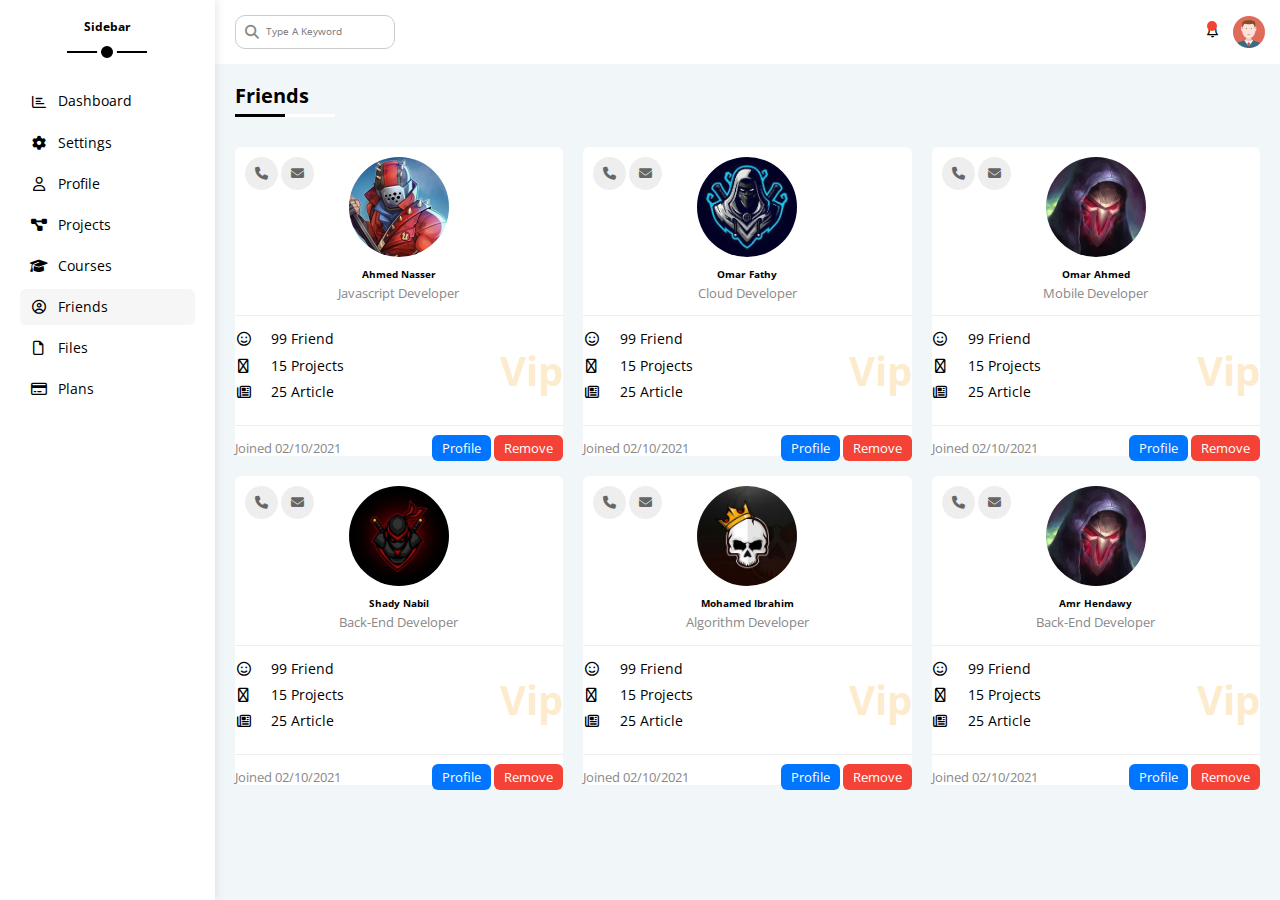
<file: friends.html>
<!DOCTYPE html>
<html lang="en">
<head>
    <meta charset="UTF-8">
    <meta http-equiv="X-UA-Compatible" content="IE=edge">
    <meta name="viewport" content="width=device-width, initial-scale=1.0">
    <title>Friends</title>
         <!-- font google  -->
         <link href="https://fonts.googleapis.com/css2?family=Open+Sans:wght@300;400;600& display=swap" rel="stylesheet">
         <!-- font awesome  -->
         <link rel="stylesheet" href="https://cdnjs.cloudflare.com/ajax/libs/font-awesome/6.2.0/css/all.min.css">
     
         <!-- file normalize  -->
         <link rel="stylesheet" href="css/normalize.css">
         
         <!-- file Framework style sheet  -->
         <link rel="stylesheet" href="css/framework.css">
     
         <!-- file main style sheet  -->
         <link rel="stylesheet" href="css/main.css">        
</head>
<body>
    <div class="page d-flex">
        <!-- sidebar section starts -->
        <div class="sidebar bg-white p-20 p-relative">
          <h3 class="p-relative text-c mt-0">sidebar</h3>
           <ul>
    
             <li>
              <a class="d-flex align-center fs-14 c-black rad-6 p-10" href="index.html">
                      <i class="fa-regular fa-chart-bar fa-fw"></i>
                      <span>Dashboard</span>
              </a>
            </li>
    
            <li>
                <a class="d-flex align-center fs-14 c-black rad-6 p-10" href="settings.html">
                        <i class="fa-solid fa-gear fa-fw"></i>
                        <span>Settings</span>
                </a>
              </li>
    
             <li>
              <a class="d-flex align-center fs-14 c-black rad-6 p-10" href="profile.html">
                      <i class="fa-regular fa-user fa-fw"></i>
                      <span>Profile</span>
              </a>
            </li>
    
             <li>
              <a class="d-flex align-center fs-14 c-black rad-6 p-10" href="projects.html">
                      <i class="fa-solid fa-diagram-project fa-fw"></i>
                      <span>projects</span>
              </a>
            </li>
    
             <li>
              <a class="d-flex align-center fs-14 c-black rad-6 p-10" href="courses.html">
                      <i class="fa-solid fa-graduation-cap fa-fw"></i>
                      <span>courses</span>
              </a>
            </li>
                
            <li>
                <a class="active d-flex align-center fs-14 c-black rad-6 p-10" href="friends.html">
                        <i class="fa-regular fa-circle-user fa-fw"></i>
                        <span>friends</span>
                </a>
              </li>
    
             <li>
              <a class="d-flex align-center fs-14 c-black rad-6 p-10" href="files.html">
                      <i class="fa-regular fa-file fa-fw"></i>
                      <span>files</span>
              </a>
            </li>


             <li>
              <a class="d-flex align-center fs-14 c-black rad-6 p-10" href="plans.html">
                      <i class="fa-regular fa-credit-card fa-fw"></i>
                      <span>plans</span>
              </a>
            </li>
           </ul>
        </div>
        <!-- sidebar section ends -->
        <div class="content w-full overflow-hidden">
            <!-- head section starts  -->
            <div class="head bg-white p-15 between-flex">
                 <div class="search p-relative ">
                  <input class="p-10 rad-10" type="search" placeholder="type a keyword">
                 </div>
    
                 <div class="icons d-flex align-center">
                  <span class="notification p-relative">
                     <i class="fa-regular fa-bell fa-lg"></i>
                  </span>
                  <img src="images/avatar.png" alt="">
                 </div>
            </div>
            <!-- head section ends  -->
            <h1 class="p-relative">friends</h1>
            <div class="friends-page m-20 d-grid gap-20">

                <div class="friend bg-white rad-6 p-relative">
                  <div class="contact">
                        <i class="fa-solid fa-phone"></i>
                        <i class="fa-solid fa-envelope"></i>
                  </div>
                  <div class="text-c">
                      <img class="rad-half mt-10 mb-10 w-100 h-100"src="images/friend-01.jpg" alt="">
                      <h4>ahmed nasser</h4>
                      <p class="c-grey fs-13 mt-5 mb-0">javascript developer</p>       
                  </div>

                  <div class="icons fs-14 p-relative">
                     <div class="mb-10">
                        <i class="fa-regular fa-face-smile fa-fw"></i>
                        <span>99 friend</span>
                     </div>
                     <div class="mb-10">
                        <i class="fa-regular fa-code-commit fa-fw"></i>
                        <span>15 projects</span>
                     </div>
                     <div class="mb-10">
                        <i class="fa-regular fa-newspaper fa-fw"></i>
                        <span>25 article</span>
                     </div>
                     <span class="vip fw-bold c-orange">vip</span>
                  </div>
                  <div class="info between-flex fs-13">
                    <span class="c-grey">joined 02/10/2021</span>
                   <div>
                        <a class="bg-blue c-white btn-shape" href="profile.html">profile</a>
                        <a class="bg-red c-white btn-shape" href="#">remove</a>
                   </div>
                  </div>
                </div>

                <div class="friend bg-white rad-6 p-relative">
                  <div class="contact">
                        <i class="fa-solid fa-phone"></i>
                        <i class="fa-solid fa-envelope"></i>
                  </div>
                  <div class="text-c">
                      <img class="rad-half mt-10 mb-10 w-100 h-100"src="images/friend-02.jpg" alt="">
                      <h4>omar fathy</h4>
                      <p class="c-grey fs-13 mt-5 mb-0">cloud developer</p>       
                  </div>

                  <div class="icons fs-14 p-relative">
                     <div class="mb-10">
                        <i class="fa-regular fa-face-smile fa-fw"></i>
                        <span>99 friend</span>
                     </div>
                     <div class="mb-10">
                        <i class="fa-regular fa-code-commit fa-fw"></i>
                        <span>15 projects</span>
                     </div>
                     <div class="mb-10">
                        <i class="fa-regular fa-newspaper fa-fw"></i>
                        <span>25 article</span>
                     </div>
                     <span class="vip fw-bold c-orange">vip</span>
                  </div>
                  <div class="info between-flex fs-13">
                    <span class="c-grey">joined 02/10/2021</span>
                   <div>
                        <a class="bg-blue c-white btn-shape" href="profile.html">profile</a>
                        <a class="bg-red c-white btn-shape" href="#">remove</a>
                   </div>
                  </div>
                </div>

                <div class="friend bg-white rad-6 p-relative">
                        <div class="contact">
                              <i class="fa-solid fa-phone"></i>
                              <i class="fa-solid fa-envelope"></i>
                        </div>
                        <div class="text-c">
                            <img class="rad-half mt-10 mb-10 w-100 h-100"src="images/friend-03.jpg" alt="">
                            <h4>omar ahmed</h4>
                            <p class="c-grey fs-13 mt-5 mb-0">mobile developer</p>       
                        </div>
      
                        <div class="icons fs-14 p-relative">
                           <div class="mb-10">
                              <i class="fa-regular fa-face-smile fa-fw"></i>
                              <span>99 friend</span>
                           </div>
                           <div class="mb-10">
                              <i class="fa-regular fa-code-commit fa-fw"></i>
                              <span>15 projects</span>
                           </div>
                           <div class="mb-10">
                              <i class="fa-regular fa-newspaper fa-fw"></i>
                              <span>25 article</span>
                           </div>
                           <span class="vip fw-bold c-orange">vip</span>
                        </div>
                        <div class="info between-flex fs-13">
                          <span class="c-grey">joined 02/10/2021</span>
                         <div>
                              <a class="bg-blue c-white btn-shape" href="profile.html">profile</a>
                              <a class="bg-red c-white btn-shape" href="#">remove</a>
                         </div>
                        </div>
                </div>

                <div class="friend bg-white rad-6 p-relative">
                        <div class="contact">
                              <i class="fa-solid fa-phone"></i>
                              <i class="fa-solid fa-envelope"></i>
                        </div>
                        <div class="text-c">
                            <img class="rad-half mt-10 mb-10 w-100 h-100"src="images/friend-04.jpg" alt="">
                            <h4>shady nabil</h4>
                            <p class="c-grey fs-13 mt-5 mb-0">back-End developer</p>       
                        </div>
      
                        <div class="icons fs-14 p-relative">
                           <div class="mb-10">
                              <i class="fa-regular fa-face-smile fa-fw"></i>
                              <span>99 friend</span>
                           </div>
                           <div class="mb-10">
                              <i class="fa-regular fa-code-commit fa-fw"></i>
                              <span>15 projects</span>
                           </div>
                           <div class="mb-10">
                              <i class="fa-regular fa-newspaper fa-fw"></i>
                              <span>25 article</span>
                           </div>
                           <span class="vip fw-bold c-orange">vip</span>
                        </div>
                        <div class="info between-flex fs-13">
                          <span class="c-grey">joined 02/10/2021</span>
                         <div>
                              <a class="bg-blue c-white btn-shape" href="profile.html">profile</a>
                              <a class="bg-red c-white btn-shape" href="#">remove</a>
                         </div>
                        </div>
                </div>

                <div class="friend bg-white rad-6 p-relative">
                        <div class="contact">
                              <i class="fa-solid fa-phone"></i>
                              <i class="fa-solid fa-envelope"></i>
                        </div>
                        <div class="text-c">
                            <img class="rad-half mt-10 mb-10 w-100 h-100"src="images/friend-05.jpg" alt="">
                            <h4>mohamed ibrahim</h4>
                            <p class="c-grey fs-13 mt-5 mb-0">algorithm developer</p>       
                        </div>
      
                        <div class="icons fs-14 p-relative">
                           <div class="mb-10">
                              <i class="fa-regular fa-face-smile fa-fw"></i>
                              <span>99 friend</span>
                           </div>
                           <div class="mb-10">
                              <i class="fa-regular fa-code-commit fa-fw"></i>
                              <span>15 projects</span>
                           </div>
                           <div class="mb-10">
                              <i class="fa-regular fa-newspaper fa-fw"></i>
                              <span>25 article</span>
                           </div>
                           <span class="vip fw-bold c-orange">vip</span>
                        </div>
                        <div class="info between-flex fs-13">
                          <span class="c-grey">joined 02/10/2021</span>
                         <div>
                              <a class="bg-blue c-white btn-shape" href="profile.html">profile</a>
                              <a class="bg-red c-white btn-shape" href="#">remove</a>
                         </div>
                        </div>
                 </div>

                <div class="friend bg-white rad-6 p-relative">
                        <div class="contact">
                              <i class="fa-solid fa-phone"></i>
                              <i class="fa-solid fa-envelope"></i>
                        </div>
                        <div class="text-c">
                            <img class="rad-half mt-10 mb-10 w-100 h-100"src="images/friend-03.jpg" alt="">
                            <h4>amr hendawy</h4>
                            <p class="c-grey fs-13 mt-5 mb-0">back-end developer</p>       
                        </div>
      
                        <div class="icons fs-14 p-relative">
                           <div class="mb-10">
                              <i class="fa-regular fa-face-smile fa-fw"></i>
                              <span>99 friend</span>
                           </div>
                           <div class="mb-10">
                              <i class="fa-regular fa-code-commit fa-fw"></i>
                              <span>15 projects</span>
                           </div>
                           <div class="mb-10">
                              <i class="fa-regular fa-newspaper fa-fw"></i>
                              <span>25 article</span>
                           </div>
                           <span class="vip fw-bold c-orange">vip</span>
                        </div>
                        <div class="info between-flex fs-13">
                          <span class="c-grey">joined 02/10/2021</span>
                         <div>
                              <a class="bg-blue c-white btn-shape" href="profile.html">profile</a>
                              <a class="bg-red c-white btn-shape" href="#">remove</a>
                         </div>
                        </div>
               </div>

            </div>  
        </div>    
</body>
</html>
</file>
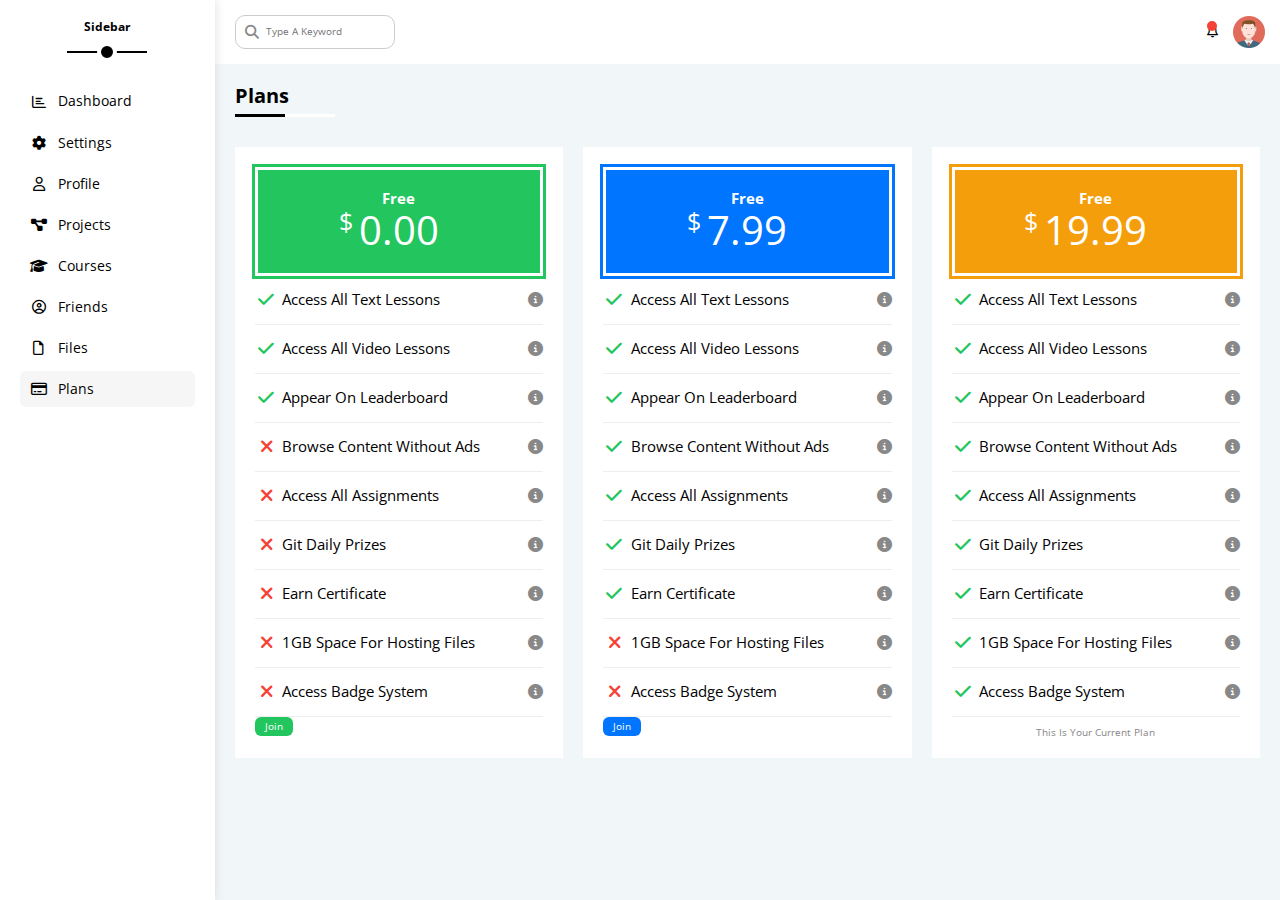
<file: plans.html>
<!DOCTYPE html>
<html lang="en">
<head>
    <meta charset="UTF-8">
    <meta http-equiv="X-UA-Compatible" content="IE=edge">
    <meta name="viewport" content="width=device-width, initial-scale=1.0">
    <title>Plans</title>
         <!-- font google  -->
         <link href="https://fonts.googleapis.com/css2?family=Open+Sans:wght@300;400;600& display=swap" rel="stylesheet">
         <!-- font awesome  -->
         <link rel="stylesheet" href="https://cdnjs.cloudflare.com/ajax/libs/font-awesome/6.2.0/css/all.min.css">
     
         <!-- file normalize  -->
         <link rel="stylesheet" href="css/normalize.css">
         
         <!-- file Framework style sheet  -->
         <link rel="stylesheet" href="css/framework.css">
     
         <!-- file main style sheet  -->
         <link rel="stylesheet" href="css/main.css">        
</head>
<body>
    <div class="page d-flex">
        <!-- sidebar section starts -->
        <div class="sidebar bg-white p-20 p-relative">
          <h3 class="p-relative text-c mt-0">sidebar</h3>
           <ul>
    
             <li>
              <a class="d-flex align-center fs-14 c-black rad-6 p-10" href="index.html">
                      <i class="fa-regular fa-chart-bar fa-fw"></i>
                      <span>Dashboard</span>
              </a>
            </li>
    
            <li>
                <a class="d-flex align-center fs-14 c-black rad-6 p-10" href="settings.html">
                        <i class="fa-solid fa-gear fa-fw"></i>
                        <span>Settings</span>
                </a>
              </li>
    
             <li>
              <a class="d-flex align-center fs-14 c-black rad-6 p-10" href="profile.html">
                      <i class="fa-regular fa-user fa-fw"></i>
                      <span>Profile</span>
              </a>
            </li>
    
             <li>
              <a class="d-flex align-center fs-14 c-black rad-6 p-10" href="projects.html">
                      <i class="fa-solid fa-diagram-project fa-fw"></i>
                      <span>projects</span>
              </a>
            </li>
    
             <li>
              <a class="d-flex align-center fs-14 c-black rad-6 p-10" href="courses.html">
                      <i class="fa-solid fa-graduation-cap fa-fw"></i>
                      <span>courses</span>
              </a>
            </li>
                
            <li>
                <a class="d-flex align-center fs-14 c-black rad-6 p-10" href="friends.html">
                        <i class="fa-regular fa-circle-user fa-fw"></i>
                        <span>friends</span>
                </a>
              </li>
    
             <li>
              <a class="d-flex align-center fs-14 c-black rad-6 p-10" href="files.html">
                      <i class="fa-regular fa-file fa-fw"></i>
                      <span>files</span>
              </a>
            </li>


             <li>
              <a class="active d-flex align-center fs-14 c-black rad-6 p-10" href="plans.html">
                      <i class="fa-regular fa-credit-card fa-fw"></i>
                      <span>plans</span>
              </a>
            </li>
           </ul>
        </div>
        <!-- sidebar section ends -->
        <div class="content w-full overflow-hidden">
            <!-- head section starts  -->
            <div class="head bg-white p-15 between-flex">
                 <div class="search p-relative ">
                  <input class="p-10 rad-10" type="search" placeholder="type a keyword">
                 </div>
    
                 <div class="icons d-flex align-center">
                  <span class="notification p-relative">
                     <i class="fa-regular fa-bell fa-lg"></i>
                  </span>
                  <img src="images/avatar.png" alt="">
                 </div>
            </div>
            <!-- head section ends  -->
            <h1 class="p-relative">plans</h1>
            <div class="plans-page m-20 d-grid gap-20">
                
              <div class="plan green bg-white p-20">
                 <div class="top bg-green text-c p-20">
                    <h2 class="m-0 c-white">free</h2>
                    <div class="price c-white"> <span>$</span>0.00</div>
                 </div>
                 <ul>
                    <li>
                        <i class="fa-solid fa-check fa-fw yes"></i>
                        <span>access all text lessons</span>
                        <i class="fa-solid fa-circle-info help"></i>
                    </li>
                    <li>
                        <i class="fa-solid fa-check fa-fw yes"></i>
                        <span>access all video lessons</span>
                        <i class="fa-solid fa-circle-info help"></i>
                    </li>
                    <li>
                        <i class="fa-solid fa-check fa-fw yes"></i>
                        <span>appear on leaderboard</span>
                        <i class="fa-solid fa-circle-info help"></i>
                    </li>
                    <li>
                        <i class="fa-solid fa-xmark fa-fw"></i>
                        <span>browse content without ads</span>
                        <i class="fa-solid fa-circle-info help"></i>
                    </li>
                    <li>
                        <i class="fa-solid fa-xmark fa-fw"></i>
                        <span>access all assignments</span>
                        <i class="fa-solid fa-circle-info help"></i>
                    </li>
                    <li>
                        <i class="fa-solid fa-xmark fa-fw"></i>
                        <span>git daily prizes</span>
                        <i class="fa-solid fa-circle-info help"></i>
                    </li>
                    <li>
                        <i class="fa-solid fa-xmark fa-fw"></i>
                        <span>earn certificate</span>
                        <i class="fa-solid fa-circle-info help"></i>
                    </li>
                    <li>
                        <i class="fa-solid fa-xmark fa-fw"></i>
                        <span>1GB space for hosting files</span>
                        <i class="fa-solid fa-circle-info help"></i>
                    </li>                    <li>
                        <i class="fa-solid fa-xmark fa-fw"></i>
                        <span>access badge system</span>
                        <i class="fa-solid fa-circle-info help"></i>
                    </li>
                 </ul>
                 <a class="btn-shape bg-green c-white d-block w-fit" href="#">join</a>
              </div>

              <div class="plan blue bg-white p-20">
                 <div class="top bg-blue text-c p-20">
                    <h2 class="m-0 c-white">free</h2>
                    <div class="price c-white"> <span>$</span>7.99</div>
                 </div>
                 <ul>
                    <li>
                        <i class="fa-solid fa-check fa-fw yes"></i>
                        <span>access all text lessons</span>
                        <i class="fa-solid fa-circle-info help"></i>
                    </li>
                    <li>
                        <i class="fa-solid fa-check fa-fw yes"></i>
                        <span>access all video lessons</span>
                        <i class="fa-solid fa-circle-info help"></i>
                    </li>
                    <li>
                        <i class="fa-solid fa-check fa-fw yes"></i>
                        <span>appear on leaderboard</span>
                        <i class="fa-solid fa-circle-info help"></i>
                    </li>
                    <li>
                        <i class="fa-solid fa-check fa-fw yes"></i>
                        <span>browse content without ads</span>
                        <i class="fa-solid fa-circle-info help"></i>
                    </li>
                    <li>
                        <i class="fa-solid fa-check fa-fw yes"></i>
                        <span>access all assignments</span>
                        <i class="fa-solid fa-circle-info help"></i>
                    </li>
                    <li>
                        <i class="fa-solid fa-check fa-fw yes"></i>
                        <span>git daily prizes</span>
                        <i class="fa-solid fa-circle-info help"></i>
                    </li>
                    <li>
                        <i class="fa-solid fa-check fa-fw yes"></i>
                        <span>earn certificate</span>
                        <i class="fa-solid fa-circle-info help"></i>
                    </li>
                    <li>
                        <i class="fa-solid fa-xmark fa-fw"></i>
                        <span>1GB space for hosting files</span>
                        <i class="fa-solid fa-circle-info help"></i>
                    </li>                    <li>
                        <i class="fa-solid fa-xmark fa-fw"></i>
                        <span>access badge system</span>
                        <i class="fa-solid fa-circle-info help"></i>
                    </li>
                 </ul>
                 <a class="btn-shape bg-blue c-white d-block w-fit" href="#">join</a>
              </div>

              <div class="plan orange bg-white p-20">
                 <div class="top bg-orange text-c p-20">
                    <h2 class="m-0 c-white">free</h2>
                    <div class="price c-white"> <span>$</span>19.99</div>
                 </div>
                 <ul>
                    <li>
                        <i class="fa-solid fa-check fa-fw yes"></i>
                        <span>access all text lessons</span>
                        <i class="fa-solid fa-circle-info help"></i>
                    </li>
                    <li>
                        <i class="fa-solid fa-check fa-fw yes"></i>
                        <span>access all video lessons</span>
                        <i class="fa-solid fa-circle-info help"></i>
                    </li>
                    <li>
                        <i class="fa-solid fa-check fa-fw yes"></i>
                        <span>appear on leaderboard</span>
                        <i class="fa-solid fa-circle-info help"></i>
                    </li>
                    <li>
                        <i class="fa-solid fa-check fa-fw yes"></i>
                        <span>browse content without ads</span>
                        <i class="fa-solid fa-circle-info help"></i>
                    </li>
                    <li>
                        <i class="fa-solid fa-check fa-fw yes"></i>
                        <span>access all assignments</span>
                        <i class="fa-solid fa-circle-info help"></i>
                    </li>
                    <li>
                        <i class="fa-solid fa-check fa-fw yes"></i>
                        <span>git daily prizes</span>
                        <i class="fa-solid fa-circle-info help"></i>
                    </li>
                    <li>
                        <i class="fa-solid fa-check fa-fw yes"></i>
                        <span>earn certificate</span>
                        <i class="fa-solid fa-circle-info help"></i>
                    </li>
                    <li>
                        <i class="fa-solid fa-check fa-fw yes"></i>
                        <span>1GB space for hosting files</span>
                        <i class="fa-solid fa-circle-info help"></i>
                    </li>                    <li>
                        <i class="fa-solid fa-check fa-fw yes"></i>
                        <span>access badge system</span>
                        <i class="fa-solid fa-circle-info help"></i>
                    </li>
                 </ul>
                 <p class="c-grey m-0 text-c pt-10" href="#">this is your current plan</p>
              </div>

            </div>  
        </div> 
    
</body>
</html>
</file>
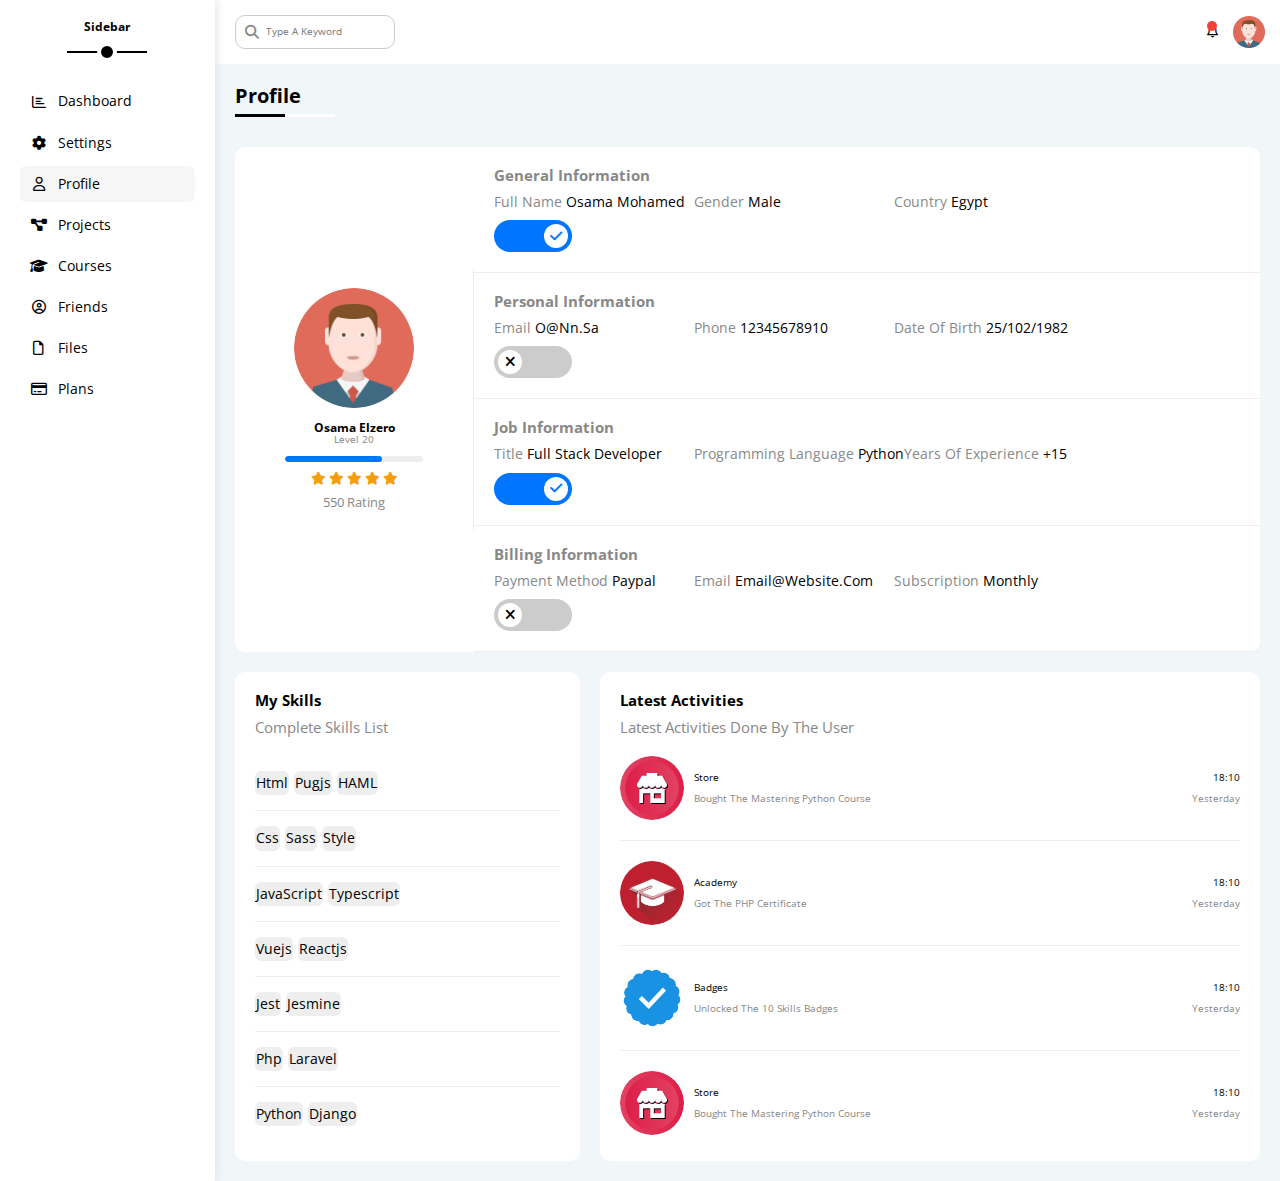
<file: profile.html>
<!DOCTYPE html>
<html lang="en">
<head>
    <meta charset="UTF-8">
    <meta http-equiv="X-UA-Compatible" content="IE=edge">
    <meta name="viewport" content="width=device-width, initial-scale=1.0">
    <title>Profile</title>
         <!-- font google  -->
        <link href="https://fonts.googleapis.com/css2?family=Open+Sans:wght@300;400;600& display=swap" rel="stylesheet">
         <!-- font awesome  -->
         <link rel="stylesheet" href="https://cdnjs.cloudflare.com/ajax/libs/font-awesome/6.2.0/css/all.min.css">
     
         <!-- file normalize  -->
         <link rel="stylesheet" href="css/normalize.css">
         
         <!-- file Framework style sheet  -->
         <link rel="stylesheet" href="css/framework.css">
     
         <!-- file main style sheet  -->
         <link rel="stylesheet" href="css/main.css">
</head>
<body>
    <div class="page d-flex">
        <!-- sidebar section starts -->
        <div class="sidebar bg-white p-20 p-relative">
          <h3 class="p-relative text-c mt-0">sidebar</h3>
           <ul>
    
             <li>
              <a class="d-flex align-center fs-14 c-black rad-6 p-10" href="index.html">
                      <i class="fa-regular fa-chart-bar fa-fw"></i>
                      <span>Dashboard</span>
              </a>
            </li>
    
            <li>
                <a class="d-flex align-center fs-14 c-black rad-6 p-10" href="settings.html">
                        <i class="fa-solid fa-gear fa-fw"></i>
                        <span>Settings</span>
                </a>
              </li>
    
             <li>
              <a class="active d-flex align-center fs-14 c-black rad-6 p-10" href="profile.html">
                      <i class="fa-regular fa-user fa-fw"></i>
                      <span>Profile</span>
              </a>
            </li>
    
             <li>
              <a class="d-flex align-center fs-14 c-black rad-6 p-10" href="projects.html">
                      <i class="fa-solid fa-diagram-project fa-fw"></i>
                      <span>projects</span>
              </a>
            </li>
    
             <li>
              <a class="d-flex align-center fs-14 c-black rad-6 p-10" href="courses.html">
                      <i class="fa-solid fa-graduation-cap fa-fw"></i>
                      <span>courses</span>
              </a>
            </li>
                
            <li>
                <a class="d-flex align-center fs-14 c-black rad-6 p-10" href="friends.html">
                        <i class="fa-regular fa-circle-user fa-fw"></i>
                        <span>friends</span>
                </a>
              </li>
    
             <li>
              <a class="d-flex align-center fs-14 c-black rad-6 p-10" href="files.html">
                      <i class="fa-regular fa-file fa-fw"></i>
                      <span>files</span>
              </a>
            </li>


             <li>
              <a class="d-flex align-center fs-14 c-black rad-6 p-10" href="plans.html">
                      <i class="fa-regular fa-credit-card fa-fw"></i>
                      <span>plans</span>
              </a>
            </li>
           </ul>
        </div>
        <!-- sidebar section ends -->
        <div class="content w-full overflow-hidden">
            <!-- head section starts  -->
            <div class="head bg-white p-15 between-flex">
                 <div class="search p-relative ">
                  <input class="p-10 rad-10" type="search" placeholder="type a keyword">
                 </div>
    
                 <div class="icons d-flex align-center">
                  <span class="notification p-relative">
                     <i class="fa-regular fa-bell fa-lg"></i>
                  </span>
                  <img src="images/avatar.png" alt="">
                 </div>
            </div>
            <!-- head section ends  -->
            <h1 class="p-relative">profile</h1>
            <div class="profile-page m-20">
               <!-- starts overview   -->
               <div class="overview bg-white rad-10 d-flex align-center">
                    <div class="avatar-box text-c p-20">
                        <img class="rad-half mb-10" src="images/avatar.png" alt="">
                        <h3 class="m-0">Osama Elzero</h3>
                        <p class="c-grey mb-10">level 20 </p>
                        <div class="level rad-6 bg-eee p-relative">
                              <span style="width:70%;"></span>
                        </div>
                        <div class="rating mt-10 mb-10">
                            <i class="fa-solid fa-star c-orange fs-13"></i>
                            <i class="fa-solid fa-star c-orange fs-13"></i>
                            <i class="fa-solid fa-star c-orange fs-13"></i>
                            <i class="fa-solid fa-star c-orange fs-13"></i>
                            <i class="fa-solid fa-star c-orange fs-13"></i>
                        </div>
                        <p class="c-grey m-0 fs-13">550 rating</p>
                    </div>
                    <div class="info-box text-c-mobile w-full">
                         <!-- starts information box  -->
                         <div class="box p-20 d-flex align-center">
                            <h4 class="c-grey fs-15 m-0 w-full">general information</h4>
                            <div class="fs-14">
                                <span class="c-grey">full name</span>
                                <span>osama mohamed</span>
                            </div>
                            <div class="fs-14">
                                <span class="c-grey">gender</span>
                                <span> male</span>
                            </div>
                            <div class="fs-14">
                                <span class="c-grey">Country</span>
                                <span>egypt</span>
                            </div>
                            <div class="fs-14">
                                <label>
                                   <input class="toggle-checkbox" type="checkbox" checked>
                                    <div class="toggle-switch"></div>
                                </label>
                            </div>
                         </div>
                          <!-- ends information box  -->
                          <!-- starts information box  -->
                         <div class="box p-20 d-flex align-center">
                            <h4 class="c-grey fs-15 m-0 w-full">personal information</h4>
                            <div class="fs-14">
                                <span class="c-grey">email</span>
                                <span>o@nn.sa</span>
                            </div>
                            <div class="fs-14">
                                <span class="c-grey">phone</span>
                                <span>12345678910</span>
                            </div>
                            <div class="fs-14">
                                <span class="c-grey">date of birth</span>
                                <span>25/102/1982</span>
                            </div>
                            <div class="fs-14">
                                <label>
                                   <input class="toggle-checkbox" type="checkbox">
                                    <div class="toggle-switch"></div>
                                </label>
                            </div>


                         </div>
                         <!-- ends information box  -->
                         <!-- starts information box  -->
                         <div class="box p-20 d-flex align-center">
                            <h4 class="c-grey fs-15 m-0 w-full">job information</h4>
                            <div class="fs-14">
                                <span class="c-grey">title</span>
                                <span>full stack developer</span>
                            </div>
                            <div class="fs-14">
                                <span class="c-grey">programming language</span>
                                <span>python</span>
                            </div>
                            <div class="fs-14">
                                <span class="c-grey">years of experience</span>
                                <span>+15</span>
                            </div>
                            <div class="fs-14">
                                <label>
                                   <input class="toggle-checkbox" type="checkbox" checked>
                                    <div class="toggle-switch"></div>
                                </label>
                            </div>
                         </div>
                         <!-- ends information box  -->
                         <!-- starts information box  -->                         
                         <div class="box p-20 d-flex align-center">
                            <h4 class="c-grey fs-15 m-0 w-full">billing information</h4>
                            <div class="fs-14">
                                <span class="c-grey">payment method</span>
                                <span>paypal</span>
                            </div>
                            <div class="fs-14">
                                <span class="c-grey">email </span>
                                <span>email@website.com</span>
                            </div>
                            <div class="fs-14">
                                <span class="c-grey">subscription</span>
                                <span>monthly</span>
                            </div>
                            <div class="fs-14">
                                <label>
                                   <input class="toggle-checkbox" type="checkbox">
                                    <div class="toggle-switch"></div>
                                </label>
                            </div>
                         </div>
                         <!-- ends information box  -->
                    </div>
               </div >
               <!-- ends overview   -->

               <!-- starts other data section -->
           <div class="other-data d-flex gap-20">
                 
                 <div class="skills-card p-20 bg-white rad-10 mt-20">
                     <h2 class="mt-0 mb-10">my skills</h2>
                     <p class="mt-0 mb-20 c-grey fs-15 ">complete skills list</p>
                     <ul class="m-0 text-c-mobile">
                        <li><span>html</span><span>pugjs</span><span>HAML</span></li>
                        <li><span>css</span><span>sass</span><span>style</span></li>
                        <li><span>JavaScript</span><span>typescript</span></li>
                        <li><span>Vuejs</span><span>Reactjs</span></li>
                        <li><span>jest</span><span>jesmine</span></li>
                        <li><span>php</span><span>laravel</span></li>
                        <li><span>python</span><span>Django</span></li>
                     </ul>  
                 </div>
                 
                 <div class="activities p-20 bg-white rad-10 mt-20">
                     <h2 class="mt-0 mb-10">latest activities</h2>
                     <p class="mt-0 mb-20 c-grey fs-15 ">latest activities done by the user</p>  
                   
                     <div class="activity d-flex align-center text-c-mobile">
                        <img src="images/activity-01.png" alt="">
                        <div class="info">
                          <span class="d-block mb-10">store</span>
                          <span class="c-grey">bought the mastering python course </span>
                        </div>
                        <div class="date">
                             <span class="d-block mb-10">18:10</span>
                             <span class="c-grey">yesterday </span>                                
                        </div>


                    </div> 

                    <div class="activity d-flex align-center text-c-mobile">
                                <img src="images/activity-02.png" alt="">
                                <div class="info">
                                <span class="d-block mb-10">academy</span>
                                <span class="c-grey">got the pHP certificate </span>
                                </div>
                                <div class="date">
                                <span class="d-block mb-10">18:10</span>
                                <span class="c-grey">yesterday </span>                                
                                </div>
                    </div> 
               
                   <div class="activity d-flex align-center text-c-mobile">
                        <img src="images/activity-03.png" alt="">
                        <div class="info">
                          <span class="d-block mb-10">badges</span>
                          <span class="c-grey">unlocked the 10 skills badges </span>
                        </div>
                        <div class="date">
                             <span class="d-block mb-10">18:10</span>
                             <span class="c-grey">yesterday </span>                                
                        </div>
                   </div> 

                   <div class="activity d-flex align-center text-c-mobile">
                        <img src="images/activity-01.png" alt="">
                        <div class="info">
                          <span class="d-block mb-10">store</span>
                          <span class="c-grey">bought the mastering python course </span>
                        </div>
                        <div class="date">
                             <span class="d-block mb-10">18:10</span>
                             <span class="c-grey">yesterday </span>                                
                        </div>
                   </div>  

                </div>
               <!-- ends other data section -->
           </div>
    </div>
    
</body>
</html>
</file>
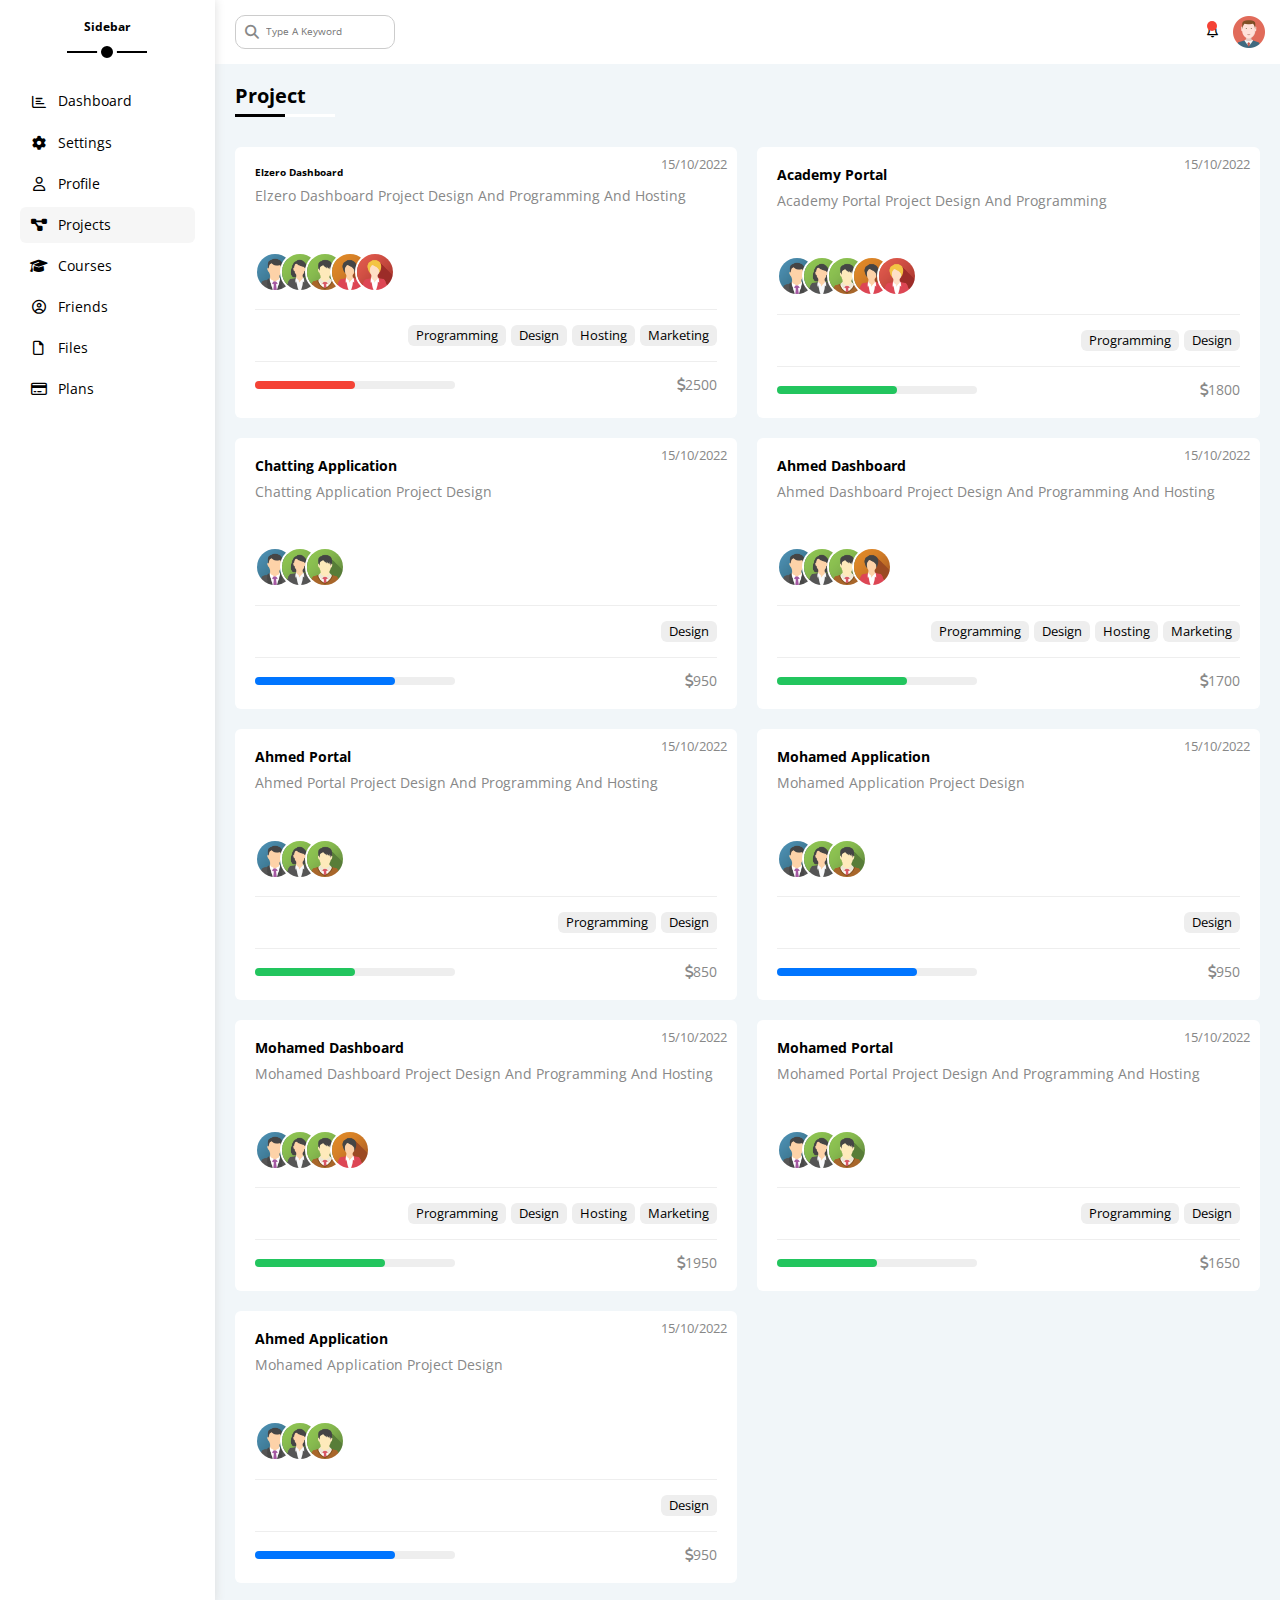
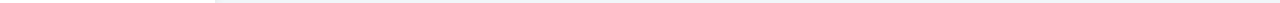
<file: projects.html>
<!DOCTYPE html>
<html lang="en">
<head>
    <meta charset="UTF-8">
    <meta http-equiv="X-UA-Compatible" content="IE=edge">
    <meta name="viewport" content="width=device-width, initial-scale=1.0">
    <title>Projects</title>
         <!-- font google  -->
         <link href="https://fonts.googleapis.com/css2?family=Open+Sans:wght@300;400;600& display=swap" rel="stylesheet">
         <!-- font awesome  -->
         <link rel="stylesheet" href="https://cdnjs.cloudflare.com/ajax/libs/font-awesome/6.2.0/css/all.min.css">
     
         <!-- file normalize  -->
         <link rel="stylesheet" href="css/normalize.css">
         
         <!-- file Framework style sheet  -->
         <link rel="stylesheet" href="css/framework.css">
     
         <!-- file main style sheet  -->
         <link rel="stylesheet" href="css/main.css">    
</head>
<body>
    <div class="page d-flex">
        <!-- sidebar section starts -->
        <div class="sidebar bg-white p-20 p-relative">
          <h3 class="p-relative text-c mt-0">sidebar</h3>
           <ul>
    
             <li>
              <a class="d-flex align-center fs-14 c-black rad-6 p-10" href="index.html">
                      <i class="fa-regular fa-chart-bar fa-fw"></i>
                      <span>Dashboard</span>
              </a>
            </li>
    
            <li>
                <a class="d-flex align-center fs-14 c-black rad-6 p-10" href="settings.html">
                        <i class="fa-solid fa-gear fa-fw"></i>
                        <span>Settings</span>
                </a>
              </li>
    
             <li>
              <a class="d-flex align-center fs-14 c-black rad-6 p-10" href="profile.html">
                      <i class="fa-regular fa-user fa-fw"></i>
                      <span>Profile</span>
              </a>
            </li>
    
             <li>
              <a class="active d-flex align-center fs-14 c-black rad-6 p-10" href="projects.html">
                      <i class="fa-solid fa-diagram-project fa-fw"></i>
                      <span>projects</span>
              </a>
            </li>
    
             <li>
              <a class="d-flex align-center fs-14 c-black rad-6 p-10" href="courses.html">
                      <i class="fa-solid fa-graduation-cap fa-fw"></i>
                      <span>courses</span>
              </a>
            </li>
                
            <li>
                <a class="d-flex align-center fs-14 c-black rad-6 p-10" href="friends.html">
                        <i class="fa-regular fa-circle-user fa-fw"></i>
                        <span>friends</span>
                </a>
              </li>
    
             <li>
              <a class="d-flex align-center fs-14 c-black rad-6 p-10" href="files.html">
                      <i class="fa-regular fa-file fa-fw"></i>
                      <span>files</span>
              </a>
            </li>


             <li>
              <a class="d-flex align-center fs-14 c-black rad-6 p-10" href="plans.html">
                      <i class="fa-regular fa-credit-card fa-fw"></i>
                      <span>plans</span>
              </a>
            </li>
           </ul>
        </div>
        <!-- sidebar section ends -->
        <div class="content w-full overflow-hidden">
            <!-- head section starts  -->
            <div class="head bg-white p-15 between-flex">
                 <div class="search p-relative ">
                  <input class="p-10 rad-10" type="search" placeholder="type a keyword">
                 </div>
    
                 <div class="icons d-flex align-center">
                  <span class="notification p-relative">
                     <i class="fa-regular fa-bell fa-lg"></i>
                  </span>
                  <img src="images/avatar.png" alt="">
                 </div>
            </div>
            <!-- head section ends  -->
            <h1 class="p-relative">project</h1>
            <div class="projects-page d-grid m-20 gap-20">
                <div class="project bg-white p-20 rad-6 p-relative">
                        <span class="date fs-13 c-grey">15/10/2022</span>
                        <h4 class="m-0">elzero Dashboard</h4>
                        <p class="c-grey mt-10 mb-10 fs-14">elzero Dashboard project design and programming and hosting</p>
                        <div class="team">
                          <a href="#"><img src="images/team-01.png" alt=""></a>
                          <a href="#"><img src="images/team-02.png" alt=""></a>
                          <a href="#"><img src="images/team-03.png" alt=""></a>
                          <a href="#"><img src="images/team-04.png" alt=""></a>
                          <a href="#"><img src="images/team-05.png" alt=""></a>
                        </div>
                        <div class="do d-flex">
                           <span class="fs-13 rad-6 bg-eee">programming</span>
                           <span class="fs-13 rad-6 bg-eee">design</span>
                           <span class="fs-13 rad-6 bg-eee">hosting</span>
                           <span class="fs-13 rad-6 bg-eee">marketing</span>
                        </div>
                        <div class="info between-flex">
                           <div class="prog bg-eee">
                                <span class="bg-red" style="width:50%;"></span>
                           </div>
                           <div class="fs-14 c-grey">
                                <i class="fa-solid fa-dollar-sign"></i>2500
                           </div>
                        </div>
                </div>
                
                <div class="project bg-white p-20 rad-6 p-relative">
                        <span class="date fs-13 c-grey">15/10/2022</span>
                        <h4 class="m-0 fs-14">Academy portal</h4>
                        <p class="c-grey mt-10 mb-10 fs-14">Academy portal project design and programming</p>
                        <div class="team">
                          <a href="#"><img src="images/team-01.png" alt=""></a>
                          <a href="#"><img src="images/team-02.png" alt=""></a>
                          <a href="#"><img src="images/team-03.png" alt=""></a>
                          <a href="#"><img src="images/team-04.png" alt=""></a>
                          <a href="#"><img src="images/team-05.png" alt=""></a>
                        </div>
                        <div class="do d-flex">
                           <span class="fs-13 rad-6 bg-eee">programming</span>
                           <span class="fs-13 rad-6 bg-eee">design</span>
                        </div>
                        <div class="info between-flex">
                           <div class="prog bg-eee">
                                <span class="bg-green" style="width:60%;"></span>
                           </div>
                           <div class="fs-14 c-grey">
                                <i class="fa-solid fa-dollar-sign"></i>1800
                           </div>
                        </div>
                </div>

                <div class="project bg-white p-20 rad-6 p-relative">
                        <span class="date fs-13 c-grey">15/10/2022</span>
                        <h4 class="m-0 fs-14">chatting application</h4>
                        <p class="c-grey mt-10 mb-10 fs-14">chatting application project design</p>
                        <div class="team">
                          <a href="#"><img src="images/team-01.png" alt=""></a>
                          <a href="#"><img src="images/team-02.png" alt=""></a>
                          <a href="#"><img src="images/team-03.png" alt=""></a>
                        </div>
                        <div class="do d-flex">
                           <span class="fs-13 rad-6 bg-eee">design</span>
                        </div>
                        <div class="info between-flex">
                           <div class="prog bg-eee">
                                <span class="bg-blue" style="width:70%;"></span>
                           </div>
                           <div class="fs-14 c-grey">
                                <i class="fa-solid fa-dollar-sign"></i>950
                           </div>
                        </div>
                </div>

                <div class="project bg-white p-20 rad-6 p-relative">
                        <span class="date fs-13 c-grey">15/10/2022</span>
                        <h4 class="m-0 fs-14">Ahmed Dashboard</h4>
                        <p class="c-grey mt-10 mb-10 fs-14">ahmed Dashboard project design and programming and hosting</p>
                        <div class="team">
                          <a href="#"><img src="images/team-01.png" alt=""></a>
                          <a href="#"><img src="images/team-02.png" alt=""></a>
                          <a href="#"><img src="images/team-03.png" alt=""></a>
                          <a href="#"><img src="images/team-04.png" alt=""></a>
                        </div>
                        <div class="do d-flex">
                           <span class="fs-13 rad-6 bg-eee">programming</span>
                           <span class="fs-13 rad-6 bg-eee">design</span>
                           <span class="fs-13 rad-6 bg-eee">hosting</span>
                           <span class="fs-13 rad-6 bg-eee">marketing</span>
                        </div>
                        <div class="info between-flex">
                           <div class="prog bg-eee">
                                <span class="bg-green" style="width:65%;"></span>
                           </div>
                           <div class="fs-14 c-grey">
                                <i class="fa-solid fa-dollar-sign"></i>1700
                           </div>
                        </div>
                </div>

                <div class="project bg-white p-20 rad-6 p-relative">
                        <span class="date fs-13 c-grey">15/10/2022</span>
                        <h4 class="m-0 fs-14">Ahmed portal</h4>
                        <p class="c-grey mt-10 mb-10 fs-14">Ahmed portal project design and programming and hosting</p>
                        <div class="team">
                          <a href="#"><img src="images/team-01.png" alt=""></a>
                          <a href="#"><img src="images/team-02.png" alt=""></a>
                          <a href="#"><img src="images/team-03.png" alt=""></a>
                        </div>
                        <div class="do d-flex">
                           <span class="fs-13 rad-6 bg-eee">programming</span>
                           <span class="fs-13 rad-6 bg-eee">design</span>
                        </div>
                        <div class="info between-flex">
                           <div class="prog bg-eee">
                                <span class="bg-green" style="width:50%;"></span>
                           </div>
                           <div class="fs-14 c-grey">
                                <i class="fa-solid fa-dollar-sign"></i>850
                           </div>
                        </div>
                </div>

                <div class="project bg-white p-20 rad-6 p-relative">
                        <span class="date fs-13 c-grey">15/10/2022</span>
                        <h4 class="m-0 fs-14">Mohamed application</h4>
                        <p class="c-grey mt-10 mb-10 fs-14">Mohamed application project design</p>
                        <div class="team">
                          <a href="#"><img src="images/team-01.png" alt=""></a>
                          <a href="#"><img src="images/team-02.png" alt=""></a>
                          <a href="#"><img src="images/team-03.png" alt=""></a>
                        </div>
                        <div class="do d-flex">
                           <span class="fs-13 rad-6 bg-eee">design</span>
                        </div>
                        <div class="info between-flex">
                           <div class="prog bg-eee">
                                <span class="bg-blue" style="width:70%;"></span>
                           </div>
                           <div class="fs-14 c-grey">
                                <i class="fa-solid fa-dollar-sign"></i>950
                           </div>
                        </div>
                </div>

                <div class="project bg-white p-20 rad-6 p-relative">
                        <span class="date fs-13 c-grey">15/10/2022</span>
                        <h4 class="m-0 fs-14">mohamed Dashboard</h4>
                        <p class="c-grey mt-10 mb-10 fs-14">mohamed Dashboard project design and programming and hosting</p>
                        <div class="team">
                          <a href="#"><img src="images/team-01.png" alt=""></a>
                          <a href="#"><img src="images/team-02.png" alt=""></a>
                          <a href="#"><img src="images/team-03.png" alt=""></a>
                          <a href="#"><img src="images/team-04.png" alt=""></a>
                        </div>
                        <div class="do d-flex">
                           <span class="fs-13 rad-6 bg-eee">programming</span>
                           <span class="fs-13 rad-6 bg-eee">design</span>
                           <span class="fs-13 rad-6 bg-eee">hosting</span>
                           <span class="fs-13 rad-6 bg-eee">marketing</span>
                        </div>
                        <div class="info between-flex">
                           <div class="prog bg-eee">
                                <span class="bg-green" style="width:65%;"></span>
                           </div>
                           <div class="fs-14 c-grey">
                                <i class="fa-solid fa-dollar-sign"></i>1950
                           </div>
                        </div>
                </div>

                <div class="project bg-white p-20 rad-6 p-relative">
                        <span class="date fs-13 c-grey">15/10/2022</span>
                        <h4 class="m-0 fs-14">mohamed portal</h4>
                        <p class="c-grey mt-10 mb-10 fs-14">mohamed portal project design and programming and hosting</p>
                        <div class="team">
                          <a href="#"><img src="images/team-01.png" alt=""></a>
                          <a href="#"><img src="images/team-02.png" alt=""></a>
                          <a href="#"><img src="images/team-03.png" alt=""></a>
                        </div>
                        <div class="do d-flex">
                           <span class="fs-13 rad-6 bg-eee">programming</span>
                           <span class="fs-13 rad-6 bg-eee">design</span>
                        </div>
                        <div class="info between-flex">
                           <div class="prog bg-eee">
                                <span class="bg-green" style="width:50%;"></span>
                           </div>
                           <div class="fs-14 c-grey">
                                <i class="fa-solid fa-dollar-sign"></i>1650
                           </div>
                        </div>
                </div>

                <div class="project bg-white p-20 rad-6 p-relative">
                        <span class="date fs-13 c-grey">15/10/2022</span>
                        <h4 class="m-0 fs-14">ahmed application</h4>
                        <p class="c-grey mt-10 mb-10 fs-14">Mohamed application project design</p>
                        <div class="team">
                          <a href="#"><img src="images/team-01.png" alt=""></a>
                          <a href="#"><img src="images/team-02.png" alt=""></a>
                          <a href="#"><img src="images/team-03.png" alt=""></a>
                        </div>
                        <div class="do d-flex">
                           <span class="fs-13 rad-6 bg-eee">design</span>
                        </div>
                        <div class="info between-flex">
                           <div class="prog bg-eee">
                                <span class="bg-blue" style="width:70%;"></span>
                           </div>
                           <div class="fs-14 c-grey">
                                <i class="fa-solid fa-dollar-sign"></i>950
                           </div>
                        </div>
                </div>                

            </div>
    </div>
    
</body>
</html>
</file>
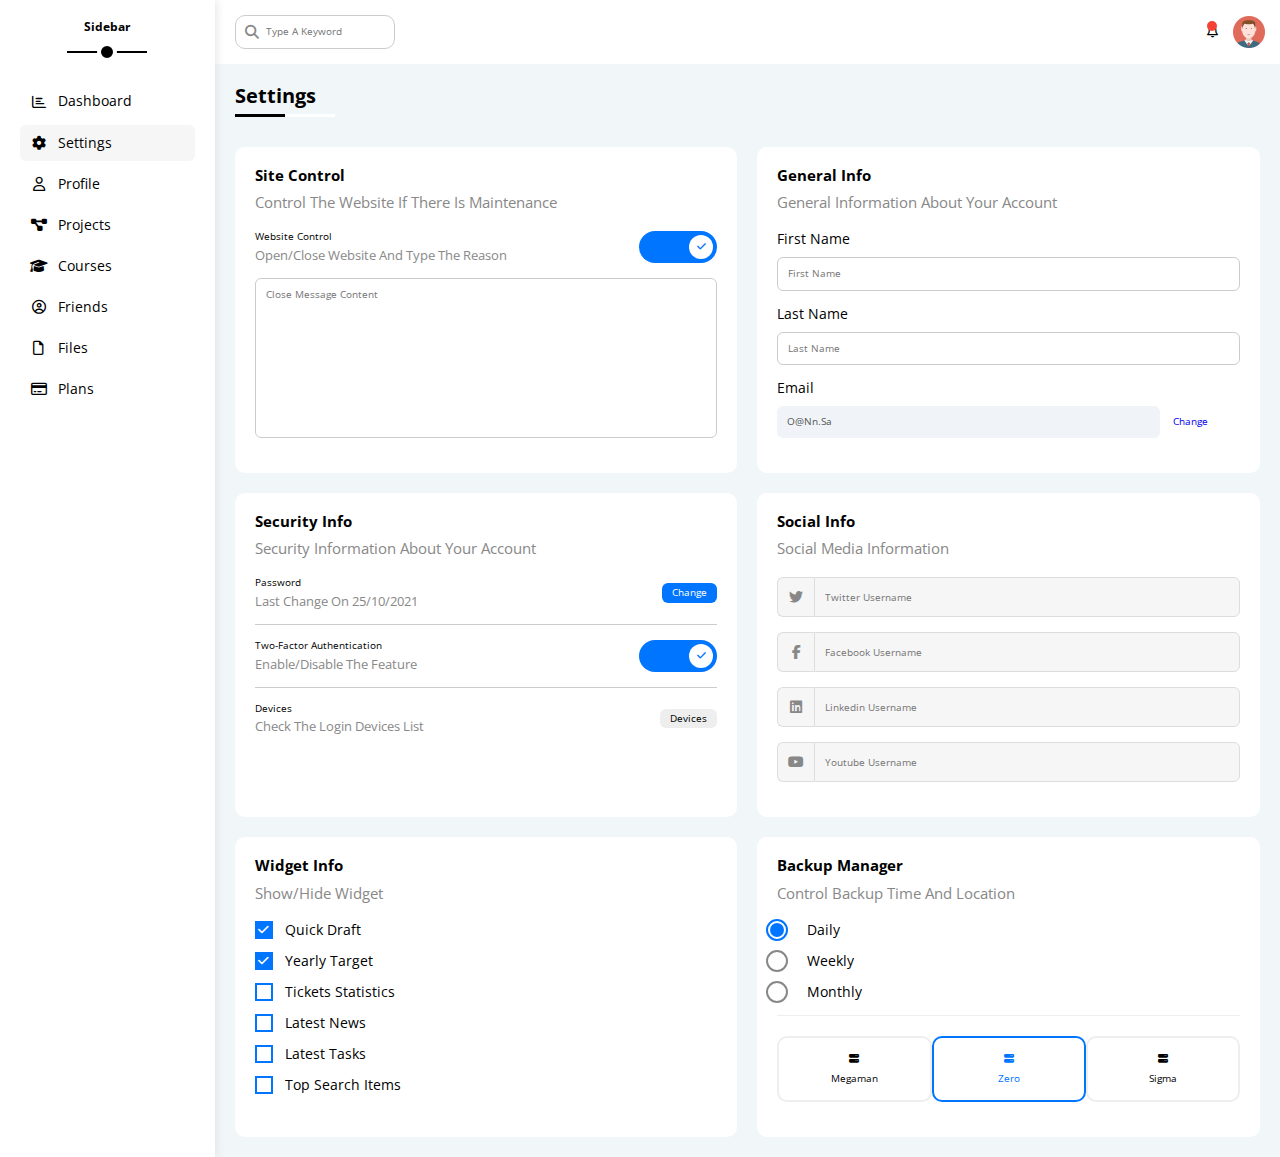
<file: settings.html>
<!DOCTYPE html>
<html lang="en">
<head>
    <meta charset="UTF-8">
    <meta http-equiv="X-UA-Compatible" content="IE=edge">
    <meta name="viewport" content="width=device-width, initial-scale=1.0">
    <title>Settings</title>
            <!-- font google  -->
            <link href="https://fonts.googleapis.com/css2?family=Open+Sans:wght@300;400;600& display=swap" rel="stylesheet">

            <!-- font awesome  -->
            <link rel="stylesheet" href="https://cdnjs.cloudflare.com/ajax/libs/font-awesome/6.2.0/css/all.min.css">
        
            <!-- file normalize  -->
            <link rel="stylesheet" href="css/normalize.css">
            
            <!-- file Framework style sheet  -->
            <link rel="stylesheet" href="css/framework.css">
        
            <!-- file main style sheet  -->
            <link rel="stylesheet" href="css/main.css">
</head>
<body>
    <!-- ############### Starts Section main Page ####################### -->

<div class="page d-flex">
    <!-- sidebar section starts -->
    <div class="sidebar bg-white p-20 p-relative">
      <h3 class="p-relative text-c mt-0">sidebar</h3>
       <ul>

         <li>
          <a class="d-flex align-center fs-14 c-black rad-6 p-10" href="index.html">
                  <i class="fa-regular fa-chart-bar fa-fw"></i>
                  <span>Dashboard</span>
          </a>
        </li>

        <li>
            <a class="active d-flex align-center fs-14 c-black rad-6 p-10" href="settings.html">
                    <i class="fa-solid fa-gear fa-fw"></i>
                    <span>Settings</span>
            </a>
          </li>

         <li>
          <a class="d-flex align-center fs-14 c-black rad-6 p-10" href="profile.html">
                  <i class="fa-regular fa-user fa-fw"></i>
                  <span>Profile</span>
          </a>
        </li>

         <li>
          <a class="d-flex align-center fs-14 c-black rad-6 p-10" href="projects.html">
                  <i class="fa-solid fa-diagram-project fa-fw"></i>
                  <span>projects</span>
          </a>
        </li>

         <li>
          <a class="d-flex align-center fs-14 c-black rad-6 p-10" href="courses.html">
                  <i class="fa-solid fa-graduation-cap fa-fw"></i>
                  <span>courses</span>
          </a>
        </li>

         <li>
          <a class="d-flex align-center fs-14 c-black rad-6 p-10" href="friends.html">
            <i class="fa-regular fa-circle-user fa-fw"></i>
                  <span>friends</span>
          </a>
        </li>

         <li>
          <a class="d-flex align-center fs-14 c-black rad-6 p-10" href="files.html">
                  <i class="fa-regular fa-file fa-fw"></i>
                  <span>files</span>
          </a>
        </li>

         <li>
          <a class="d-flex align-center fs-14 c-black rad-6 p-10" href="plans.html">
                  <i class="fa-regular fa-credit-card fa-fw"></i>
                  <span>plans</span>
          </a>
        </li>
       </ul>
    </div>
    <!-- sidebar section ends -->
    <div class="content w-full overflow-hidden">
        <!-- head section starts  -->
        <div class="head bg-white p-15 between-flex">
             <div class="search p-relative ">
              <input class="p-10 rad-10" type="search" placeholder="type a keyword">
             </div>

             <div class="icons d-flex align-center">
              <span class="notification p-relative">
                 <i class="fa-regular fa-bell fa-lg"></i>
              </span>
              <img src="images/avatar.png" alt="">
             </div>
        </div>
        <!-- head section ends  -->
        <h1 class="p-relative">settings</h1>
        <div class="settings-page m-20 d-grid gap-20">
            <!-- settings box starts  -->
            <div class="p-20 bg-white rad-10">
                <h2 class="mt-0 mb-10">site control</h2>
                <p class="mt-0 mb-20 c-grey fs-15">control the website if there is maintenance </p>
                <div class="mb-15 between-flex">
                  <div>
                    <span>website control</span>
                    <p class="c-grey mt-5 mb-0 fs-13">open/close website and type the reason</p>
                  </div>
                  <div>
                    <label>
                        <input class="toggle-checkbox" type="checkbox" checked>
                        <div class="toggle-switch"></div>
                    </label>
                  </div>
                </div>
                <textarea class="close-message p-10 rad-6 d-block w-full" placeholder="close message content"></textarea>
            </div>
            <!-- settings box ends  -->

            <!-- settings box starts  -->
            <div class="p-20 bg-white rad-10">
                <h2 class="mt-0 mb-10">general info </h2>
                <p class="mt-0 mb-20 c-grey fs-15">general information about your account</p>
                <div class="mb-15">
                  <label class="d-block mb-10 fs-14" for="first">first name </label>
                  <input class="p-10 border-ccc rad-6 d-block w-full" type="text" id="first" placeholder="first name">
                </div>  
                <div class="mb-15">
                  <label class="d-block mb-10 fs-14" for="last">last name </label>
                  <input class="p-10 border-ccc rad-6 d-block w-full" type="text" id="last" placeholder="last name">
                </div>
                <div class="mb-15">
                  <label class="d-block mb-10 fs-14" for="email">email </label>
                  <input class="email mr-10 p-10 rad-6 d-block w-full" type="email" id="email" value="o@nn.sa" disabled>
                  <a class="c-blue" href="#">change</a>
                </div>
               
                
             </div>
            <!-- settings box ends  -->

             <!-- settings box starts  -->
             <div class="p-20 bg-white rad-10">
                <h2 class="mt-0 mb-10">security info</h2>
                <p class="mt-0 mb-20 c-grey fs-15">security information about your account </p>
                <div class="security-box mb-15 between-flex">
                  <div>
                     <span>password</span>
                     <p class="c-grey mt-5 mb-0 fs-13">last change on 25/10/2021</p>
                  </div>
                  <a class="btn-shape bg-blue c-white" href="#">change</a>
                </div>

                <div class="security-box mb-15 between-flex">
                   <div>  
                        <span>two-factor authentication</span>
                        <p class="c-grey mt-5 mb-0 fs-13">enable/disable the feature</p>
                  </div>
                  <label>
                        <input class="toggle-checkbox" type="checkbox" checked>
                        <div class="toggle-switch"></div>
                    </label>
                </div>

                <div class="security-box between-flex">
                  <div>
                        <span>devices</span>
                        <p class="c-grey mt-5 mb-0 fs-13">check the login devices list</p>
                  </div>
                  <a class="btn-shape bg-eee c-black" href="#">devices</a>
                </div>

            </div>
            <!-- settings box ends  -->  

            <!-- settings box starts  -->
            <div class="social-boxes p-20 bg-white rad-10">
                <h2 class="mt-0 mb-10">social info</h2>
                <p class="mt-0 mb-20 c-grey fs-15">social media information </p>

                <div class="d-flex align-center mb-15">
                   <i class="fa-brands fa-twitter center-flex c-grey fs-14"></i>
                   <input class="w-full" type="text" placeholder="Twitter username">
                </div>

                <div class="d-flex align-center mb-15">
                   <i class="fa-brands fa-facebook-f center-flex c-grey fs-14"></i>
                   <input class="w-full" type="text" placeholder="facebook username">
                </div>

                <div class="d-flex align-center mb-15">
                   <i class="fa-brands fa-linkedin center-flex c-grey fs-14"></i>
                   <input class="w-full" type="text" placeholder="linkedin username">
                </div>

                <div class="d-flex align-center mb-15">
                   <i class="fa-brands fa-youtube center-flex c-grey fs-14"></i>
                   <input class="w-full" type="text" placeholder="youtube username">
                </div>
            </div>
            <!-- settings box ends  -->

            <!-- settings box starts  -->
            <div class="widgets-control p-20 bg-white rad-10">
                <h2 class="mt-0 mb-10">widget info</h2>
                <p class="mt-0 mb-20 c-grey fs-15">show/hide widget </p>
                
                <div class="control d-flex align-center mb-15">
                  <input type="checkbox" id="one" checked>
                  <label class="fs-14" for="one">quick draft</label>
                </div>
                
                <div class="control d-flex align-center mb-15">
                  <input type="checkbox" id="two" checked>
                  <label class="fs-14" for="two">yearly target</label>
                </div>
                
                <div class="control d-flex align-center mb-15">
                  <input type="checkbox" id="three">
                  <label class="fs-14" for="three">tickets statistics</label>
                </div>
                
                <div class="control d-flex align-center mb-15">
                  <input type="checkbox" id="four">
                  <label class="fs-14" for="four">latest news</label>
                </div>
                
                <div class="control d-flex align-center mb-15">
                  <input type="checkbox" id="five">
                  <label class="fs-14" for="five">latest tasks</label>
                </div>
                
                <div class="control d-flex align-center mb-15">
                  <input type="checkbox" id="six">
                  <label class="fs-14" for="six">top search items</label>
                </div>

             

             
            </div>
            <!-- settings box ends  -->
            <!-- settings box starts  -->
            <div class="backup-control p-20 bg-white rad-10">
                <h2 class="mt-0 mb-10">backup manager</h2>
                <p class="mt-0 mb-20 c-grey fs-15">control backup time and location</p>

                <div class="timing d-flex align-center mb-15">
                    <input type="radio"  name="time" id="daily" checked>
                    <label class="fs-14" for="daily">daily</label>
                 </div>
                <div class="timing d-flex align-center mb-15">
                    <input type="radio"  name="time" id="weekly">
                    <label class="fs-14" for="weekly">weekly</label>
                 </div>
                <div class="timing d-flex align-center mb-15">
                    <input type="radio"  name="time" id="monthly">
                    <label class="fs-14" for="monthly">monthly</label>
                 </div>
                 <div class="servers d-flex align-center text-c">

                    <input type="radio" name="servers" id="server-one">
                    <div class="server mb-15 rad-10 w-full">
                        <label for="server-one" class="d-block m-15">
                           <i class="fa-solid fa-server d-block mb-10"></i>
                           megaman
                        </label>
                    </div>

                    <input type="radio" name="servers" id="server-two" checked>
                    <div class="server mb-15 rad-10 w-full">
                        <label for="server-two" class="d-block m-15">
                           <i class="fa-solid fa-server d-block mb-10"></i>
                           zero
                        </label>
                    </div>

                    <input type="radio" name="servers" id="server-three">
                    <div class="server mb-15 rad-10 w-full">
                        <label for="server-three" class="d-block m-15">
                           <i class="fa-solid fa-server d-block mb-10"></i>
                           sigma
                        </label>
                    </div>

                 </div>


            </div>      



        </div>
    </div>
</div>

    
</body>
</html>
</file>
<file: css/framework.css>
/* Start Variables  */
:root {
    --blue:#0075ff;
    --blue--alt:#0d69d5; 
    --orange:#f59e0b;
    --green:#22c55e;
    --red:#f44336;
    --grey:#888;
}
/* End Variables  */

/* style Box starts  */
.d-flex {
    display: flex;
}

.align-center {
    align-items: center;
}
.space-between {
    justify-content: space-between;
}
.f-wrap {
    flex-wrap: wrap;
}
@media (max-width:767px) {
    .block-mobile {
        display: block;
    }
    .hide-mobile {
        display:none;
    }
}
.d-grid {
    display: grid;
}
.gap-20 {
    gap:2rem;
}
.d-block {
    display: block;
}
.overflow-hidden {
    overflow-x: hidden;
}
/* style Box Ends  */

/* style Dimensions Starts  */
.w-full {
    width:100%;
}
.w-fit {
    width:fit-content;
}
.h-full {
    height:100%;
}
.w-100 {
    width:10rem;
}
.h-100 {
    height:10rem;
}
/* style Dimensions ends  */

/* style padding + margin  starts  */
.m-0 {
    margin:0;
}
.m-15 {
    margin:1.5rem
}
.m-20 {
    margin:2rem;
}
.mt-25 {
    margin-top:2.5rem
}
.mt-20 {
    margin-top:2rem
}
.mt-10 {
    margin-top:1rem;
}
.mt-5 {
    margin-top:.5rem;
}
.mt-0 {
    margin-top:0;
}
.mr-10 {
    margin-right: 1rem;
}
.mr-15 {
    margin-right: 1.5rem;
}
.mb-0  {
    margin-bottom: 0;
}
.mb-5 {
    margin-bottom: .5rem;
}
.mb-10 {
    margin-bottom: 1rem;;
}
.mb-15 {
    margin-bottom: 1.5rem;
}
.mb-20 {
    margin-bottom: 2rem;
}
.ml-15 {
    margin-left: 1.5rem;
}

.p-10 {
    padding:1rem;
}
.p-15 {
    padding:1.5rem;
}
.p-20 {
    padding:2rem;
}
.pt-10 {
    padding-top:1rem;
}
.pt-15 {
    padding-top:1.5rem;
}
.pt-20 {
    padding-top:2rem;
}
.pb-10 {
    padding-bottom:1rem;
}
.pb-15 {
    padding-bottom: 1.5rem;
}
.pb-20 {
    padding-bottom: 2rem;
}
.pl-15 {
    padding-left:1.5rem;
}
/* style padding + margin ends  */

/* Style Color Starts */
.bg-white {
    background: white;
}
.bg-eee {
    background:#eee;
}
.bg-blue {
    background: var(--blue);
}
.bg-orange {
    background:var(--orange);
}
.bg-green {
    background:var(--green);
}
.bg-red {
    background:var(--red);
}
.c-black {
    color:black;
}
.c-grey {
    color:var(--grey);
}
.c-white {
    color:white;
}
.c-orange {
    color:var(--orange);
}
.c-green {
    color:var(--green);
}
.c-red {
    color:var(--red);
}
/* Style Color Ends */

/* Style Position Starts */
.p-relative {
    position:relative;
}
/* Style Position Ends */

/* Style Fonts Starts  */
.text-c {
    text-align: center;
}
.fs-25 {
    font-size: 2.5rem;
}
.fs-15 {
    font-size: 1.5rem;
}
.fs-14 {
    font-size:1.4rem;
}
.fs-13 {
    font-size:1.3rem;
}
.fw-bold {
    font-weight: bold;
}
@media (max-width:767px) {
    .text-c-mobile {
        text-align: center;
    }
}
/* Style Fonts Ends  */

/* Style Border Starts  */
.rad-6 {
    border-radius: .6rem;
}
.rad-10 {
    border-radius: 1rem;
}
.rad-half {
    border-radius:50%;
}
.border-ccc {
    border:.1rem solid #ccc;
}
.border-eee {
    border:.1rem solid #eee;
}
/* Style Border Ends  */

/* Style components starts  */
.center-flex {
    display: flex;
    align-items: center;
    justify-content: center;
}
.between-flex {
    display: flex;
    align-items: center;
    justify-content: space-between;
}
.btn-shape {
    padding:.4rem 1rem;
    border-radius: .6rem;
}
/* Style components ends  */
</file>
<file: css/main.css>
/* Start global Rules  */

/* Start Variables  */
:root {
    --blue:#0075ff;
    --blue--alt:#0d69d5; 
    --orange:#f59e0b;
    --green:#22c55e;
    --red:#f44336;
    --grey:#888;
}
/* End Variables  */

* {
    margin: 0; 
    padding: 0;
    border:none; 
    outline:none;
    list-style-type: none;
    text-decoration: none; 
    text-transform: capitalize;
    transition: all .4s linear;
    box-sizing: border-box;	
    -webkit-box-sizing: border;
    -moz-box-sizing: border-box;   
}
html {
       font-size:62.5%; 
       overflow-x: hidden;  
       scroll-behavior: smooth;
}
body {
    font-family: 'Open Sans', sans-serif;
}
::-webkit-scrollbar {
    width:1.5rem; 
}
::-webkit-scrollbar-track {
    background:white;
}
::-webkit-scrollbar-thumb {
    color:var(--blue);
}
::-webkit-scrollbar-thumb:hover {
    color:var(--blue--alt);
}

/* End global Rules  */



/* Custom Style Basic Elements  */

/* Starts page style */
.page {
    min-height:100vh;
    background:#f1f6f9;
}
/* Ends page style */

/* Starts sidebar style */
.sidebar {
    width:25rem;
    box-shadow: 0 0 1rem #DDD;
}
.sidebar > h3 {
   margin-bottom: 5rem;
}

.sidebar ul li a {
    transition: .3s;
    margin-bottom:.5rem;
}
.sidebar ul li a.active,
.sidebar ul li a:hover {
    background:#f6f6f6;
}
.sidebar ul li a span {
    font-size:1.4rem; 
    margin-left:1rem;
}
/* Ends sidebar style */

/* Starts content style  */
.content .head .search::before {
    font-family: var(--fa-style-family-classic);
    content: '\f002';
    font-weight: 900;
    position:absolute; 
    top:50%;left:1.5rem;
    transform: translateY(-50%);
    font-size: 1.4rem;
    color:var(--grey);
}
.content .head .search input {
     margin-left:.5rem;
     padding-left:3rem;
     width:16rem;
     border:.1rem solid #ccc;
     transition: width .3s;
}
.content .head .search input:focus {
  width:20rem;
  border-color:red;
}
.content .head .search input:focus::placeholder {
   opacity:0;
}
.content .head .icons .notification::before {
    content:'';
    position:absolute;
    top:-.5rem;bottom:-.5rem;
    width:1rem;
    height:1rem; 
    background:var(--red);
    border-radius:50%;
    cursor:pointer;
}
.content .head .icons img {
    width:3.2rem; 
    height:3.2rem; 
    margin-left:1.5rem;
    cursor:pointer;
}
.content h1 {
    margin:2rem 2rem 4rem;
}
.content h1::before,
.content h1::after {
    content:'';
    position:absolute; 
    bottom:-1rem;left:0; 
    height:.3rem; 
}
.content h1::before {
    width:10rem; 
    background:white; 
}
.content h1::after {
    width:5rem; 
    background:black; 
}
.content .wrapper {
    grid-template-columns: repeat(auto-fill, minmax(45rem, 1fr));
    margin-right: 2rem;
    margin-left: 2rem;
    margin-bottom:2rem;
}
@media (max-width:767px){
    .content .wrapper {
        grid-template-columns: minmax(20rem, 1fr);
        margin-right: 1rem;
        margin-left:1rem;
        gap:1rem;
    }
}
/* Ends content style  */

/* Starts welcome widget  */
.welcome {
    overflow: hidden;
}
.welcome .intro img {
    width:17rem; 
    margin-bottom: -1rem;
}
.welcome .avatar {
    width:6.4rem ;
    height:6.4rem;
    border:.2rem solid white;
    border-radius:50%; 
    padding:.2rem; 
    box-shadow: 0 0 .5rme #ddd;
    margin-left:2rem;
    margin-top:-3.2rem;
}
.welcome .body {
   border-top:.1rem solid #eee; 
   border-bottom: .1rem solid #eee;
}
.welcome .body > div {
   flex:1;
}
.welcome .visit {
   margin:0 1.5rem 1.5rem auto;
   transition: .3s;
}
.welcome .visit:hover {
    background:var(--blue--alt);
}
@media (max-width:767px) {
    .welcome .intro {
        padding-bottom: 3rem;
    }
    .welcome .avatar {
        margin-left:0;
   }
   .welcome .body > div:not(:last-child) {
       margin-bottom:2rem;
   }
}
/* Ends welcome widget  */

/* Starts Quick Draft widget  */
.quick-draft form textarea {
    resize: none;
    min-height: 18rem;
}
.quick-draft form .save {
    margin-left: auto;
    /* transition: .3s; */
    cursor: pointer;
}
.quick-draft form .save:hover {
    background:var(--blue--alt);
}
/* Ends Quick Draft widget  */

/* Starts Targets  */
.targets .target-row .icon {
  width:8rem;
  height:8rem; 
  margin-right: 1.5rem;
} 
.targets .details {
  flex:1;
}
.targets .details .progress {
  height:.4rem;
}
.targets .details .progress > span {
   position:absolute;
   top:0;left:0;
   height:100%;
}
.targets .details .progress > span span {
    position:absolute; 
    bottom:1.6rem; 
    right:-1.6rem;
    color:white;
    padding:.2rem .5rem; 
    border-radius: .6rem;
    font-size: 1.2rem;
}
.targets .details .progress > span span::after {
   content:'';
   border-color: transparent;
   border-width: .5rem;
   border-style:solid;
   position:absolute;
   bottom:-1rem;left:50%;
   transform:translateX(-50%);
  }
.targets .details .progress > .blue span::after {
    border-top-color: var(--blue);
}
.targets .details .progress > .orange span::after {
    border-top-color: var(--orange);
}
.targets .details .progress > .green span::after {
    border-top-color: var(--green);
}

.blue .icon,
.blue .progress {
    background:rgb(0 117 255 / 20%);
}
.orange .icon,
.orange .progress {
    background:rgb(245 158 11 / 20%);
}
.green .icon,
.green .progress {
    background:rgb(34 197 94 / 20%);
}
/* Ends Targets  */

/* Starts Tickets  */
.tickets .box {
  border:.1rem solid #ccc;
  width:calc(50% - 1rem);
}
@media (max-width:767px) {
    .tickets .box {
       width:100%;
    }
}
/* Ends Tickets  */

/* Starts latest news  */

.latest-news .news-row:not(:last-of-type) {
    margin-bottom: 2rem;
    padding-bottom:2rem;
    border-bottom:.1rem solid #eee;
}
.latest-news .news-row img {
    width:10rem;
    border-radius: .6rem;
    margin-right:1.5rem;
}
.latest-news .info {
    flex-grow: 1;
}
.latest-news .info h3 {
    margin:0 0 .6rem;
    font-size: 1.6rem;
}
@media (max-width:767px){
    .latest-news .news-row {
        display:block;
    }
    .latest-news .news-row  .label {
        margin:.1rem auto;
        width:fit-content;
        
    }
}
/* Ends latest news  */

/* Starts tasks latest  */
.tasks .task-row:not(:last-of-type) {
    margin-bottom: 1.5rem;
    padding-bottom: 1.5rem;
    border-bottom: .1rem solid #eee;
}
.tasks .target-row .info {
    flex-grow:1;
}
.tasks .done {
    opacity:0.3;
}
.tasks .done h3, 
.tasks .done p {
   text-decoration: line-through;
}
.tasks .delete {
    cursor:pointer;
    transition: 0.3s;
}
.tasks .delete:hover {
    color:var(--red);
}
/* Ends tasks latest  */
/* Starts latest uploads  */
.latest-uploads ul li:not(:last-child) {
    border-bottom: .1rem solid #eee;
}
.latest-uploads ul li img {
    width:4rem;
    height:4rem;
}
/* Ends latest uploads  */

/* Starts last project  */
.last-project ul::before {
    content:'';
    position: absolute;
    left:1.1rem;
    width:.2rem;
    height:100%;
    background: var(--blue);
    
}

.last-project ul li::before {
    content:'';
    width:2rem; 
    height:2rem; 
    display:block;
    border-radius: 50%;
    background: white;
    border:.2rem solid white;
    outline:.2rem solid var(--blue);
    margin-right:1.5rem;
    z-index:1;
}
.last-project ul li.done::before {
    content:'';
    background:var(--blue);
}
.last-project ul li.current::before {
    content:'';
    animation: change-color .8s infinite  alternate;

}
.last-project .launch-icon {
   position:absolute;
   right:0;bottom:0;
   opacity:.2;
   width:16rem;
}
/* Ends last project  */

/* Starts Reminders  */
.reminders ul li .key {
   width:1.5rem;
   height:1.5rem;
}
.reminders ul li > .blue {
    border-left:.2rem solid var(--blue)
}
.reminders ul li > .green {
    border-left:.2rem solid var(--green)
}
.reminders ul li > .orange {
    border-left:.2rem solid var(--orange)
}
.reminders ul li > .red {
    border-left:.2rem solid var(--red)
}
/* Ends Reminders  */

/* Starts latest post  */
.latest-post .avatar {
   width:4.8rem;
   height:4.8rem;
}
.latest-post .post-content {
    border-top:.1rem solid #eee;
    border-bottom:.1rem solid #eee;
    min-height: 14rem;
}
.latest-post .post-content p {
    line-height: 1.8;
}
/* Ends latest post  */

/* Starts social media  */
.social-media .box {
    padding-left:7rem;
}
.social-media .box i {
    position:absolute; 
    top:0;left:0;
    width:5.2rem; 
}
.social-media .box i:hover {
    transform: rotate(5deg);
}
.social-media .twitter {
    background:rgb(29 161 242 / 20%);
    color:#1da1f2;
}
.social-media .twitter i,
.social-media .twitter a {
    background:#1da1f2;
}
.social-media .facebook {
    background:rgb(24 119 242 / 20%);
    color:#1877f2;
}
.social-media .facebook i,
.social-media .facebook a {
    background:#1877f2;
}
.social-media .youtube {
    background:rgb(255 0 0 / 20%);
    color:#ff0000;
}
.social-media .youtube i,
.social-media .youtube a {
    background:#ff0000;
}
.social-media .linkedin {
    background:rgb(0 119 181 / 20%);
    color:#0077b5;
}
.social-media .linkedin i,
.social-media .linkedin a {
    background:#0077b5;
}
/* Ends social media  */
/* Ends wrapper section   */

/* Starts projects table  */
.projects .responsive-table {
    overflow-x: hidden;
}
.projects table {
    min-width: 100rem;
    border-spacing: 0;
    cursor:pointer;
}
.projects thead td {
    background:#eee;
    font-weight: bold;
}
.projects table td {
    padding:1.5rem;

}
.projects tbody td {
    border-bottom:.1rem solid #eee;
    border-left:.1rem solid #eee;
}
.projects table tbody tr td:last-child {
    border-right:.1rem solid #eee;
}
.projects tbody tr:hover  td{
    background:#faf7f7;
}
.projects table img {
    width:3.2rem; 
    height:3.2rem; 
    border-radius: 50%;
    padding:.2rem;
    background:white;
}
.projects table img:not(:first-child) {
    margin-left:-2rem;
}
/* ends projects table  */
/* Starts Animation  */
@keyframes change-color {
  from {
   background: var(--blue);
  }
  to {
    background:white;
  }
}
/* Ends Animation  */
/*  End Page index.html style */



/* Starts Page Settings.html style  */

.settings-page {
   grid-template-columns: repeat(auto-fill, minmax(50rem,1fr));
}
@media (max-width:767px) {
    .settings-page {
        grid-template-columns: minmax(10rem,1fr);
        margin-right:1rem; 
        margin-left:1rem; 
        gap:1rem;
    }
    
}
.settings-page .close-message {
  border:.1rem solid #ccc;
  resize: none;
  min-height: 16rem;
}

.settings-page .email {
    display: inline-flex;
    width:calc(100% - 8rem);
}

.settings-page .security-box {
   padding-bottom:1.5rem;
}
.settings-page .security-box:not(:last-of-type){
   border-bottom: .1rem solid #ccc;
}

.settings-page .social-boxes i {
   width:4rem; 
   height:4rem; 
   background:#f6f6f6;
   border:.1rem solid #ddd; 
   border-right: none;
   border-radius: .6rem 0 0 .6rem;

} 
.settings-page .social-boxes input {
   height:4rem;
   background:#f6f6f6;
   padding-left:1rem;
   border:.1rem solid #ddd;
   border-radius: 0 .6rem .6rem 0;
}
.settings-page .social-boxes > div:focus-within i {
   color:black;
}
.settings-page .widgets-control .control label {
     padding-left:3rem;
     cursor: pointer;
     position:relative;
}
.settings-page .widgets-control input[type="checkbox"] {
    -webkit-appearance: none;
    appearance: none;
}

.settings-page .widgets-control .control label::before {
   content: '';
   position:absolute;
   top:50%;left:0;
   margin-top:-.9rem;
   width:1.4rem;
   height:1.4rem;
   border:.2rem solid var(--blue);

}
.settings-page .widgets-control .control label:hover::before {
   border-color:var(--blue--alt);
} 
.settings-page .widgets-control .control label::after {
   font-family: var(--fa-style-family-classic);
   content:'\f00c';
   font-weight: 900;
   display: flex;
   align-items: center;
   justify-content: center;
   position:absolute;
   top:50%;left:0;
   margin-top:-.9rem;
   width:1.8rem;
   height:1.8rem;
   font-size: 1.2rem;
   background: var(--blue);
   color:white;
   transform:scale(0) rotate(360deg);
   transition:.3s;
}
.settings-page .widgets-control .control input[type="checkbox"]:checked + label::after {
    transform: scale(1);
}

.settings-page .backup-control  input[type="radio"] {
    -webkit-appearance: none;
    appearance: none;
}
.settings-page .backup-control .timing label {
  padding-left:3rem;
  cursor:pointer;
  position:relative;
}
.settings-page .backup-control .timing  label::before {
  content:'';
  position:absolute;
  top:50%;left:0;
  margin: -1.1rem;
  width:1.8rem;
  height:1.8rem;
  border:.2rem solid var(--grey);
  border-radius: 50%;
}
.settings-page .backup-control .timing label::after {
    content:'';
    position:absolute;
    top:.6rem;left:-.7rem;
    margin-top:-.5rem ;
    width:1.4rem;
    height:1.4rem;
    border-radius: 50%;
    background:var(--blue);
    transform: scale(0);
    transition:.3s;
}
.settings-page .backup-control .timing input[type="radio"]:checked + label::before {
  border-color: var(--blue);
}
.settings-page .backup-control .timing input[type="radio"]:checked + label::after {
  transform: scale(1);
}

.settings-page .backup-control .servers {
   border-top:.1rem solid #eee;
   padding-top:2rem;
}
@media (max-width:767px) {
    .settings-page .backup-control .servers {
      flex-wrap:wrap;
    }
}

.settings-page .backup-control .servers .server {
   border:.2rem solid #eee;
}
.settings-page .backup-control .servers .server label {
   cursor:pointer;
}

.settings-page .backup-control .servers input[type="radio"]:checked + .server {
      border-color:var(--blue);
      color:var(--blue);
}
.toggle-checkbox {
    -webkit-appearance: none;
    appearance: none;
    display:none;
}
.toggle-switch {
    background:#ccc;
    width:7.8rem;
    height:3.2rem; 
    border-radius: 1.6rem;
    position:relative;
    cursor:pointer;

}
.toggle-switch::before {
    font-family: var(--fa-style-family-classic);
    content:'\f00d';
    font-weight: 900;
    background:white;
    width:2.4rem; 
    height:2.4rem; 
    border-radius: 50%;
    position:absolute; 
    top:.4rem;left:.4rem;
    display: flex;
    align-items: center;
    justify-content: center;
    transition: .3s;
}
.toggle-checkbox:checked + .toggle-switch {
    background:var(--blue);

}
.toggle-checkbox:checked + .toggle-switch::before {
    content:'\f00c';
    left:5rem;
    color:var(--blue);
}

.settings-page :disabled {
    cursor:no-drop;
    background:#f0f4f8;
}
/* Ends Page Settings.html style  */

/* Ends Page profile.html style  */
.profile-page .avatar-box {
   width:30rem;
}
@media (min-width:768px) {
    .profile-page .avatar-box {
        border-right:.1rem solid #eee;
    } 
}
@media (max-width:767px) {
    .profile-page .overview {
        flex-direction: column;
    }
    .profile-page .info-box .toggle-switch {
        margin:auto;
    }
}

.profile-page .avatar-box > img {
   width:12rem; 
   height:12rem;
}
.profile-page .avatar-box .level {
   width:70%;
   height:.6rem; 
   overflow: hidden;
   margin:auto; 
}
.profile-page .avatar-box .level span {
   position: absolute;
   top:0;left:0; 
   height:100%; 
   background:var(--blue);
   border-radius: .6rem;
}
.profile-page .info-box .box {
    flex-wrap: wrap;
    border-bottom:.1rem solid #eee;
}
.profile-page .info-box .box:hover {
   background:#f9f9f9;
}
.profile-page .info-box .box > div {
    min-width:20rem;
    padding:1rem 0 0; 
}
@media (max-width:767px) {
    .profile-page .other-data {
        flex-direction:column;
    }
}
.profile-page .other-data .skills-card {
    flex-grow:1;
}
.profile-page .other-data .skills-card ul li {
  padding:1.5rem 0;
}
.profile-page .other-data .skills-card ul li:not(:last-child) {
   border-bottom:.1rem solid #eee;
}
.profile-page .other-data .skills-card ul li span {
  display:inline-flex;
  padding:.4rem .1rem;
  background:#eee;
  border-radius: .6rem;
  font-size: 1.4rem; 
}
.profile-page .other-data .skills-card ul li span:not(:last-child) {
    margin-right:.5rem;
}
.profile-page .other-data .activities {
    flex-grow: 2;
}
.profile-page .other-data .activities .activity:not(:last-child)  {
    border-bottom:.1rem solid #eee;
    margin-bottom:2rem;
    padding-bottom:2rem; 
}
.profile-page .other-data .activities .activity img {
    width:6.4rem; 
    height: 6.4rem;
    margin-right:1rem; 
    border-radius: 50%;
}
@media (min-width:768px) {
    .profile-page .other-data .activities .activity .date {
        margin-left:auto;
        text-align:right;
    }
}
@media (max-width:767px) {
    .profile-page .other-data .activities .activity  {
      flex-direction: column;
    }
    .profile-page .other-data .activities .activity img {
      margin-right:0; 
      margin-bottom:1.5rem;
    }
    .profile-page .other-data .activities .activity .date {
       margin-top:1.5rem;
    }
}
/* Ends Page profile.html style  */



/* Starts Page project.html style  */
.projects-page {
    grid-template-columns: repeat(auto-fill, minmax(50rem, 1fr));
}
@media (max-width:767px) {
    .projects-page {
        grid-template-columns: repeat(auto-fill, minmax(20rem, 1fr));
        margin-left:1rem;
        margin-right:1rem; 
        gap:1rem;
    }
}
.projects-page .project .date {
    position:absolute; 
    top:1rem; 
    right:1rem;
} 
.projects-page .project .team {
   position:relative;
   min-height: 8rem;
}
.projects-page .project .team a  {
   position:absolute;
   bottom:0; 
   left:0;
}
.projects-page .project .team a:nth-child(2) {
    left:2.5rem;
}
.projects-page .project .team a:nth-child(3) {
    left:5rem;
}
.projects-page .project .team a:nth-child(4) {
    left:7.5rem;
}
.projects-page .project .team a:nth-child(5) {
    left:10rem;
}
.projects-page .project .team a:hover {
    z-index:1;
}
.projects-page .project .team a img {
    width:4rem; 
    height:4rem; 
    border-radius: 50%;
    border:.2rem solid white;
}
.projects-page .project .do {
    justify-content: flex-end;
    border-top:.1rem solid #eee;
    padding-top:1.5rem; 
    margin-top:1.5rem;
} 
@media (max-width:767px) {
    .projects-page .project .do  {
        flex-direction: column;
    }
}
.projects-page .project .do span {
    padding:.3rem .8rem;
    margin-left: .5rem;
    width:fit-content;
}
@media (max-width:767px) {
    .projects-page .project .do span:not(:last-child) {
      margin-bottom: 1.5rem;
    }
}
.projects-page .project .info {
    border-top:.1rem solid #eee;
    margin-top:1.5rem;
    padding-top:1.5rem;
}

.projects-page .project .info .prog  {
    width:20rem;
    height:.8rem;
    position:relative;
    border-radius: .6rem;
}
@media (max-width:767px) {
    .projects-page .project .info {
     flex-direction: column;
    }
    .projects-page .project .info .prog  {
        margin-bottom:1.5rem;
    }
}
.projects-page .project .info .prog span {
  position:absolute;
  top:0;left:0; 
  height:100%; 
  border-radius: .6rem;
}
/* Ends Page project.html style  */


/* Starts Page course.html style  */
.courses-page {
    grid-template-columns: repeat(auto-fill, minmax(30rem, 1fr));
}
@media (max-width:767px) {
    .courses-page {
        grid-template-columns: repeat(auto-fill, minmax(20rem, 1fr));
        margin-left:1rem;
        margin-right:1rem; 
        gap:1rem;
    }
}
.courses-page .course {
    overflow: hidden;
}
.courses-page .course .cover {
    max-width:100%;
}
.courses-page .course .instructor {
    position:absolute;
    top:2rem;left:2rem; 
    width:6.4rem; 
    height:6.4rem;
    border-radius: 50%;
    border:.2rem solid white;
}
.courses-page .course .info  {
    border-top:.1rem solid #eee;
    font-size: 1.3rem;
}
.courses-page .course .info .title {
   position:absolute;
   top:-1.35rem;left:50%;
   transform: translateX(-50%);
   font-size: 1.3rem;
}
/* Ends Page course.html style  */

/* Starts Page friend.html style  */
.friends-page {
    grid-template-columns: repeat(auto-fill, minmax(30rem, 1fr));
}
@media (max-width:767px) {
    .friends-page {
        grid-template-columns: repeat(auto-fill, minmax(20rem, 1fr));
        margin-left:1rem;
        margin-right:1rem; 
        gap:1rem;
    }
}
.friends-page .contact {
    position: absolute;
    top:1rem;left:1rem;
}
.friends-page .contact i {
    background:#eee;
    padding:1rem; 
    border-radius: 50%;
    color:#666;
    font-size: 1.3rem;
    cursor:pointer; 
}
.friends-page .contact i:hover {
    background:var(--blue);
    color:white;
}
.friends-page .friend .icons {
   border-top:.1rem solid #eee;
   border-bottom:.1rem solid #eee;
   margin-top:1.5rem; 
   margin-bottom:1.5rem; 
   padding-top:1.5rem;
   padding-bottom:1.5rem;
}
.friends-page .friend .icons i {
  margin-right:1.5rem;
}
.friends-page .friend .icons .vip {
    position:absolute;
    top:50%;right:0;
    transform: translateY(-50%);
    font-size: 4rem;
    opacity: .2;

}
/* Ends Page friend.html style  */

/* Starts Page files.html style  */
.files-page {
    flex-direction: row-reverse;
    align-items: flex-start;
}
@media (max-width:767px) {
    .files-page {
        flex-direction: column;
        align-items: normal;
    }
}
.files-page .files-state {
    min-width:26rem;
}
.files-page .files-state .icon  {
  width:4rem;
  height:4rem; 
  margin-right: 1rem;
}
.files-page .files-state .size  {
  margin-left: auto;
}
.files-page .files-state .blue  {
   background:rgb(0 117 255 / 20%);
}
.files-page .files-state .green  {
    background:rgb(34 197 94 / 20%);
}
.files-page .files-state .red  {
   background:rgb(244 67 54 / 20%);
}
.files-page .files-state .orange  {
   background:rgb(245 158 11 / 20%);
}
.files-page .files-state .upload  {
   margin:1.5rem auto 0;
   padding:1rem 1.5rem;
}
.files-page .files-state .upload:hover  {
  background:var(--blue--alt);
}
.files-page .files-state .upload:hover i {
  animation: go-up .8s infinite;
}
.files-page .files-content {
     flex:1;
     grid-template-columns: repeat(auto-fill, minmax(20rem, 1fr));
}
.files-page .files-content img {
   width:6.4rem;
   height:6.4rem;
}
.files-page .files-content .file:hover img {
    transform: rotate(5deg);
}
.files-page .files-content .info {
   border-top:.1rem solid #eee;
}
@keyframes go-up {
    0%, 100%{
      transform: translateY(0);
    }
    50% {
        transform: translateY(-.5rem);
    }

}
/* Ends Page files.html style  */

/* Starts Page plans.html style  */
.plans-page {
    grid-template-columns: repeat(auto-fill, minmax(30rem, 1fr));
}
@media (max-width:767px) {
    .plans-page {
        grid-template-columns: repeat(auto-fill, minmax(20rem, 1fr));
        margin-left:1rem;
        margin-right:1rem; 
        gap:1rem;
    }
}
.plans-page .plan .top {
    border:.3rem solid white;
    outline:.3rem solid transparent;
}
.plans-page .plan.green .top {
    outline-color: var(--green); 
}
.plans-page .plan.blue .top {
    outline-color: var(--blue); 
}
.plans-page .plan.orange .top {
    outline-color: var(--orange); 
}
.plans-page .plan .price {
  position:relative;
  font-size: 4rem;
  width:fit-content;
  margin:auto;
}
.plans-page .plan .price span {
   position:absolute;
   top:0;left:-2rem;
   font-size: 2.5rem;
}
.plans-page .plan ul li {
  padding:1.5rem 0;
  display:flex;
  align-items: center;
  font-size:1.5rem;
  border-bottom:.1rem solid #eee;
} 
.plans-page .plan ul li .yes {
    color:var(--green)
}
.plans-page .plan ul li i:not(.yes, .help){
    color:var(--red)
}
.plans-page .plan ul li i:first-child {
    font-size:1.8rem;
    margin-right:.5rem;
}
.plans-page .plan ul li .help {
    color:var(--grey);
    margin-left:auto;
    cursor: pointer;
}
/* Ends Page plans.html style  */

/* Start Media Queries Style */

@media (min-width:768px) {
    .sidebar > h3::before {
        content:'';
        position:absolute; 
        bottom:-2rem; left:50%; 
        transform: translateX(-50%);
        width:8rem;
        height:.2rem; 
        background:black; 
    }
    .sidebar > h3::after {
        content:'';
        position:absolute;
        bottom:-2.9rem;left:50%;
        transform: translateX(-50%);
        width:1.2rem;
        height:1.2rem;
        border:.4rem solid #fff;
        border-radius: 50%;
        background:black;
    
    }
    
}

@media (max-width:767px) {
    .sidebar {
        width:6.2rem;
        padding:1rem;
    }
    .sidebar > h3 {
        font-size:1.3rem;
        margin-bottom: 1.5rem;
    }
    .sidebar ul li a span {
        display:none;
    }
}
    
  /* End Media Queries Style */
</file>
